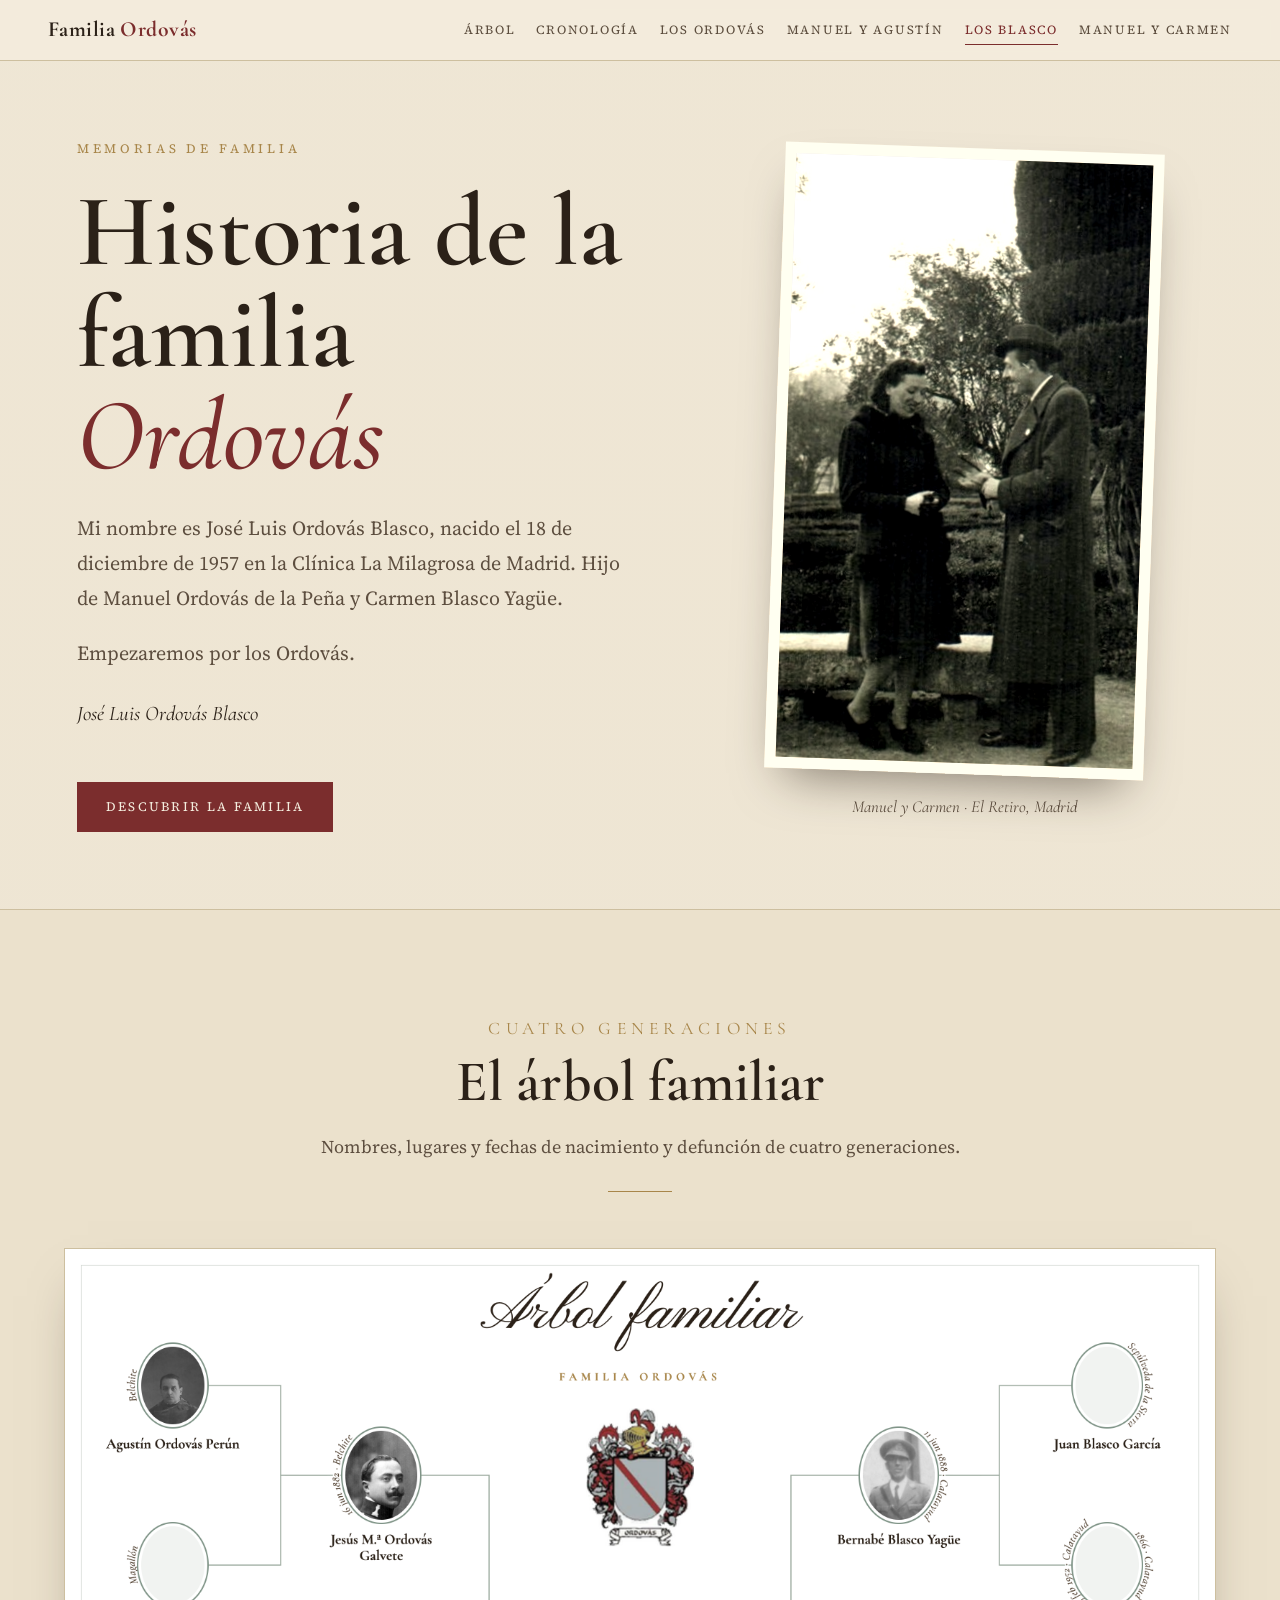
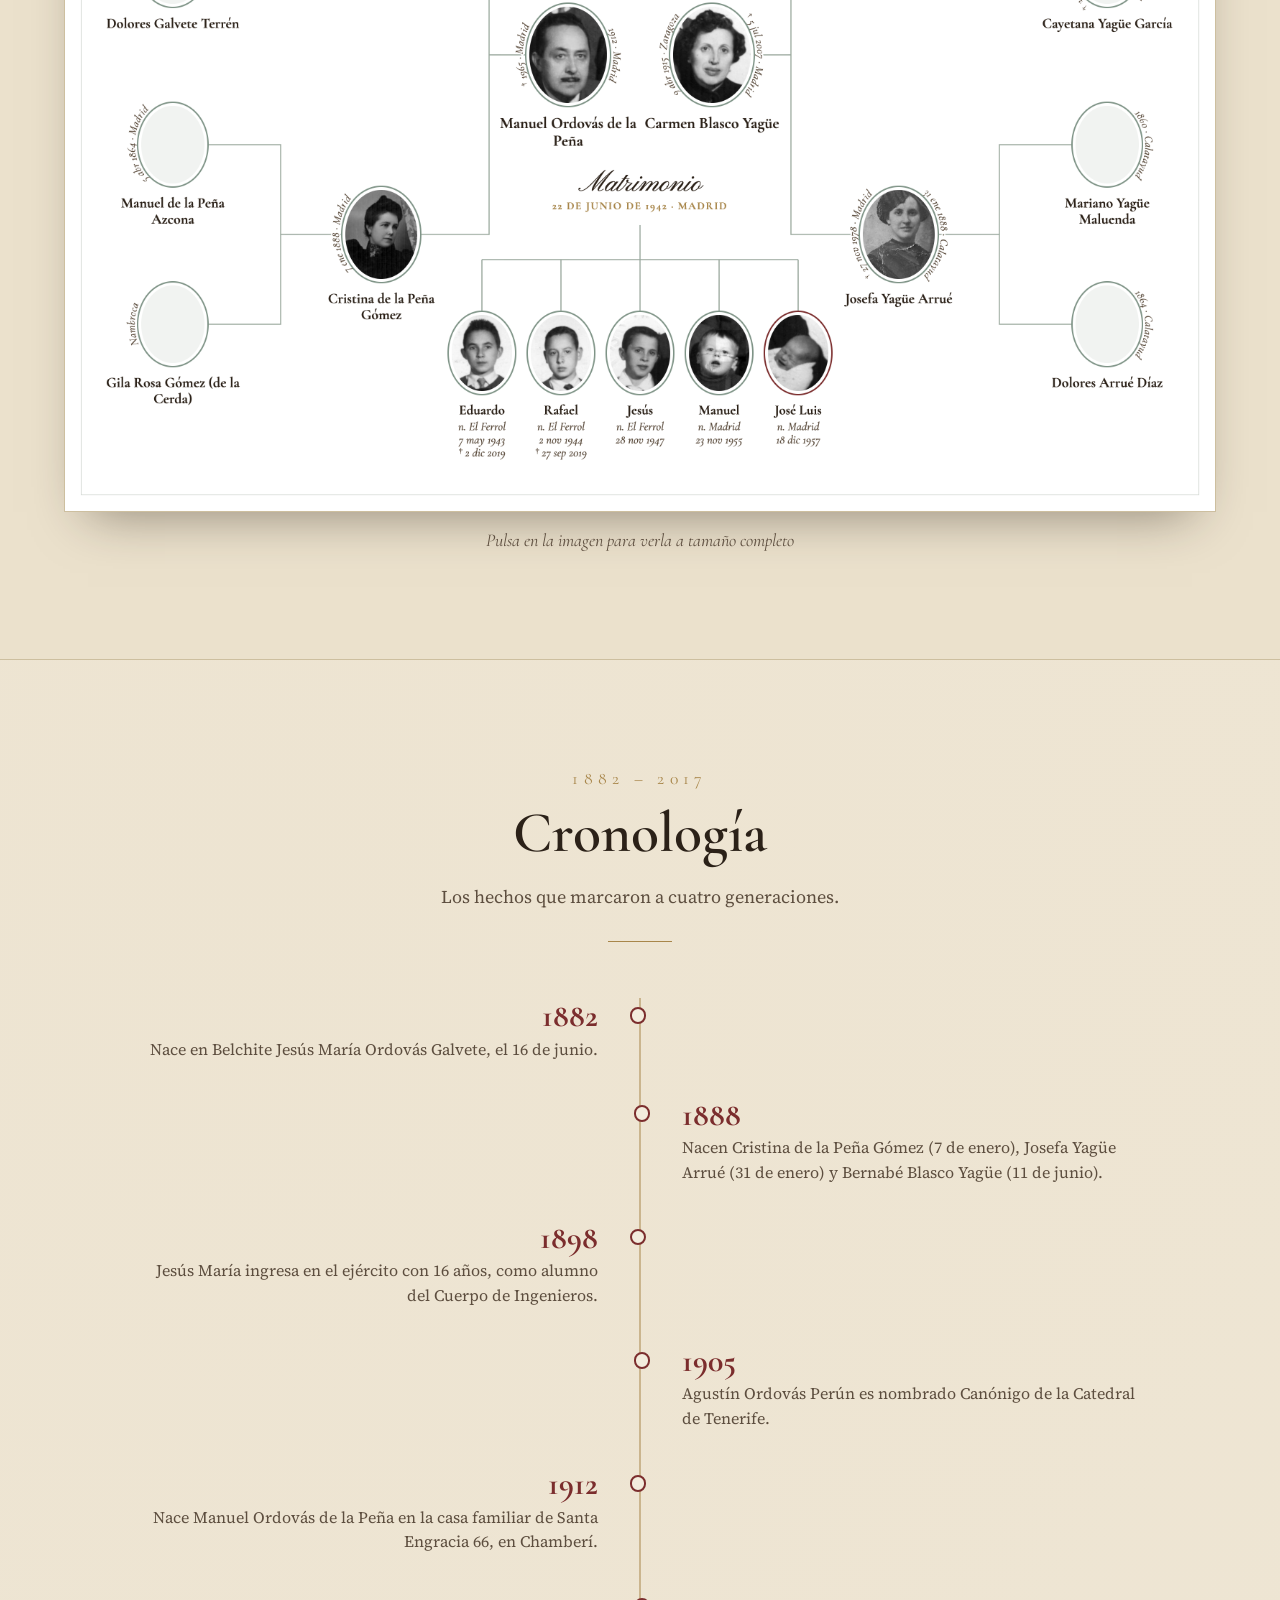
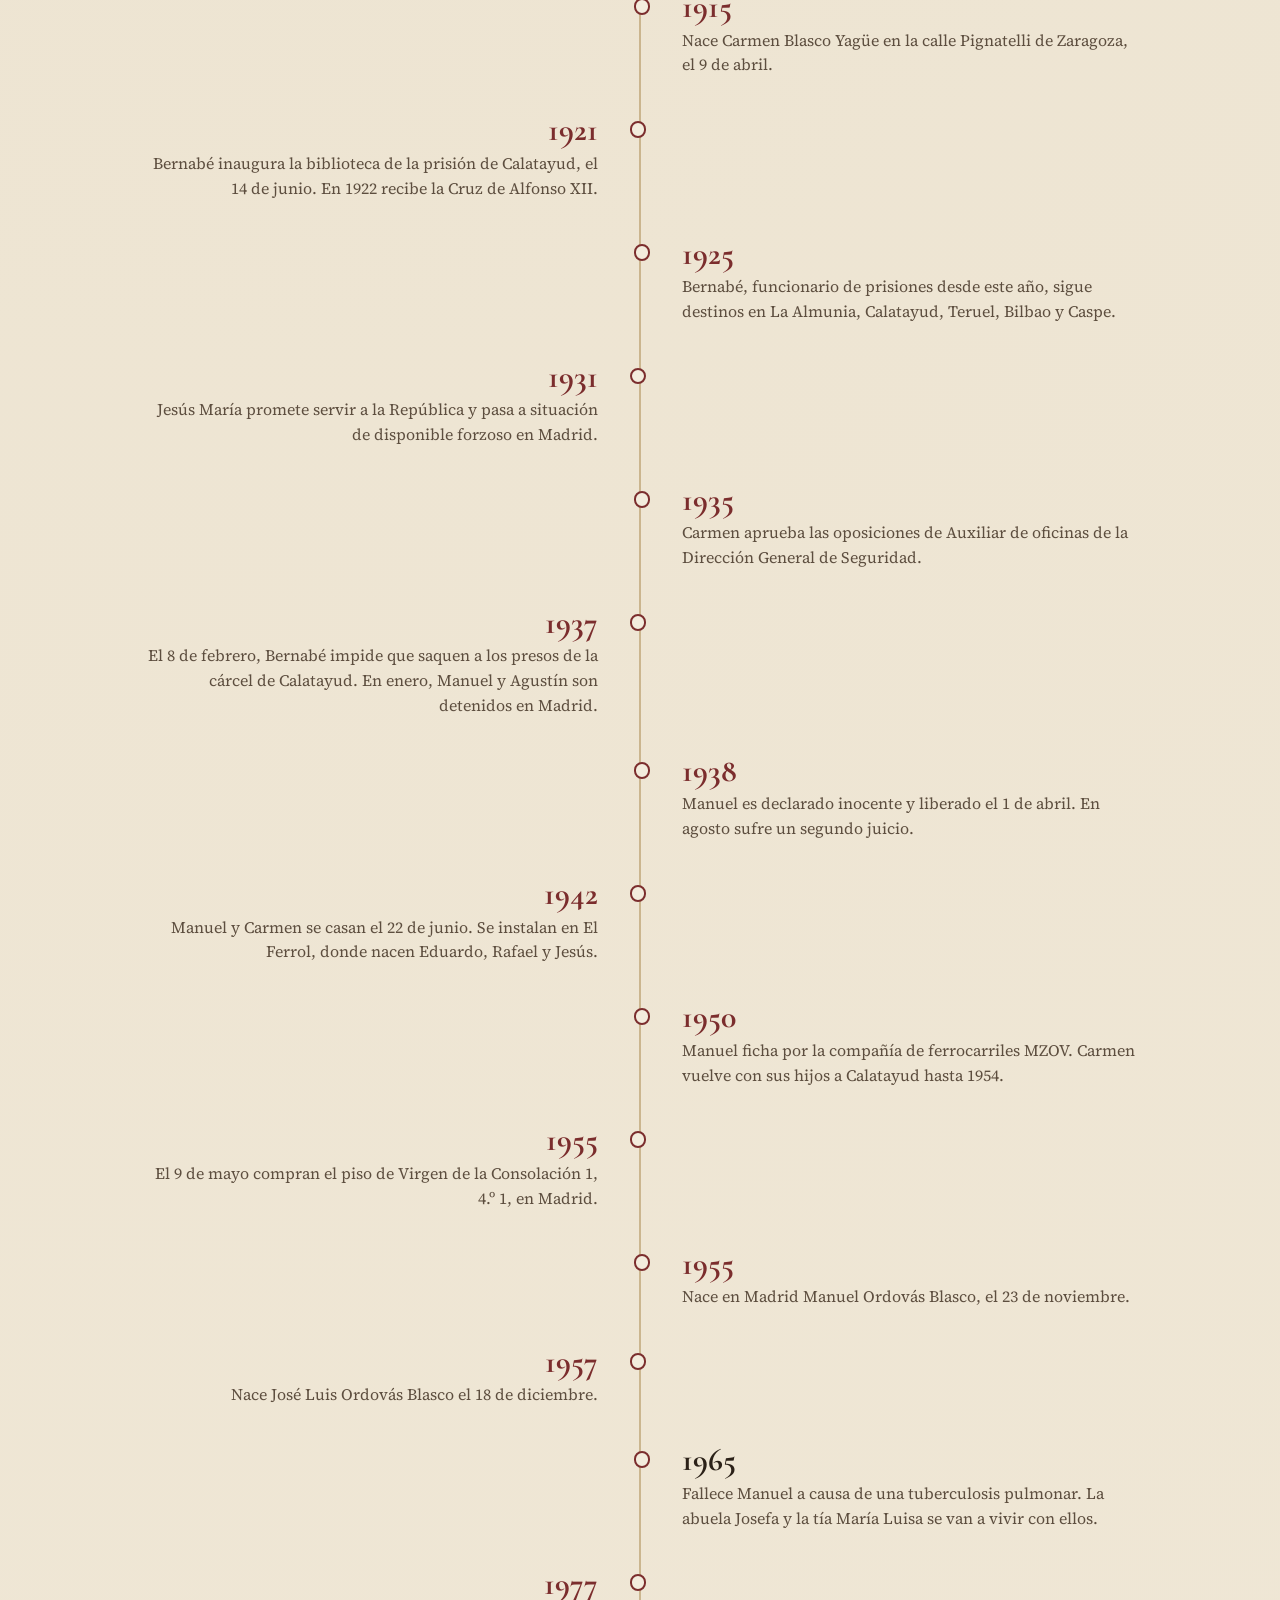
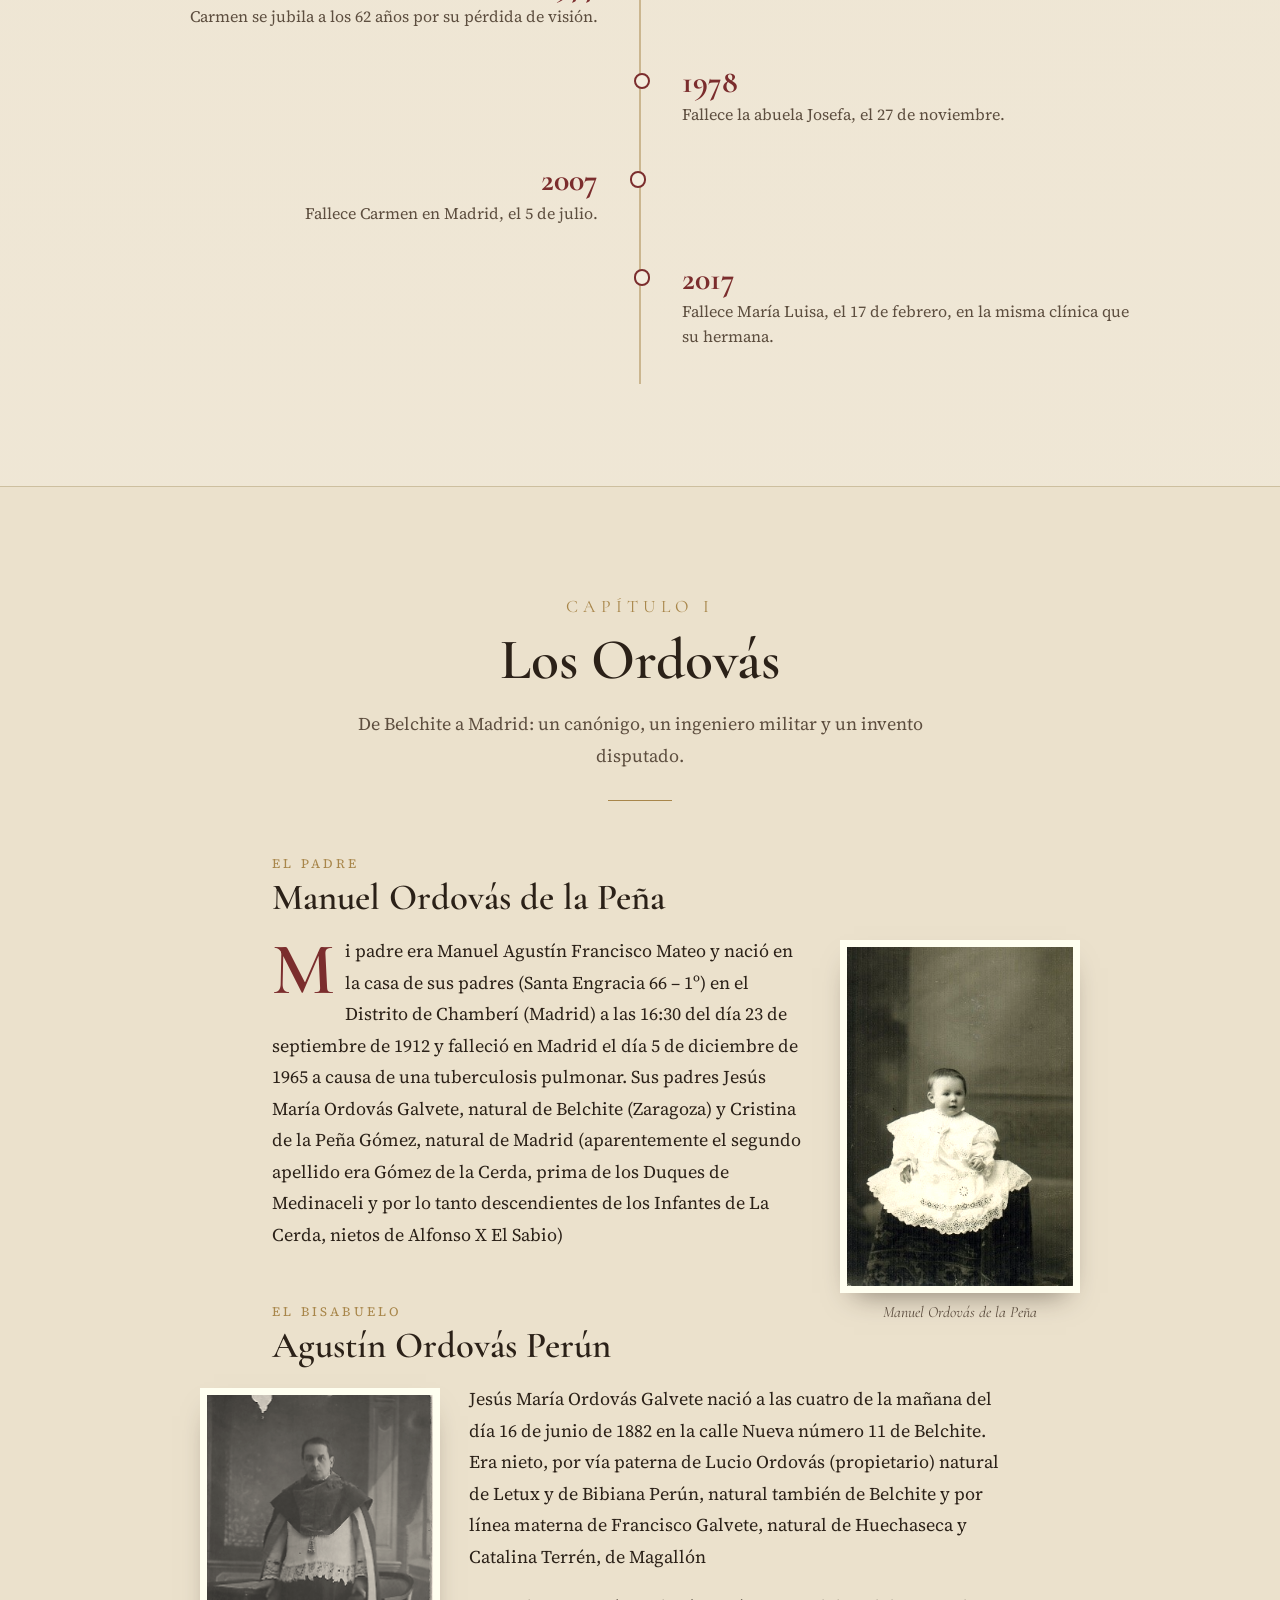
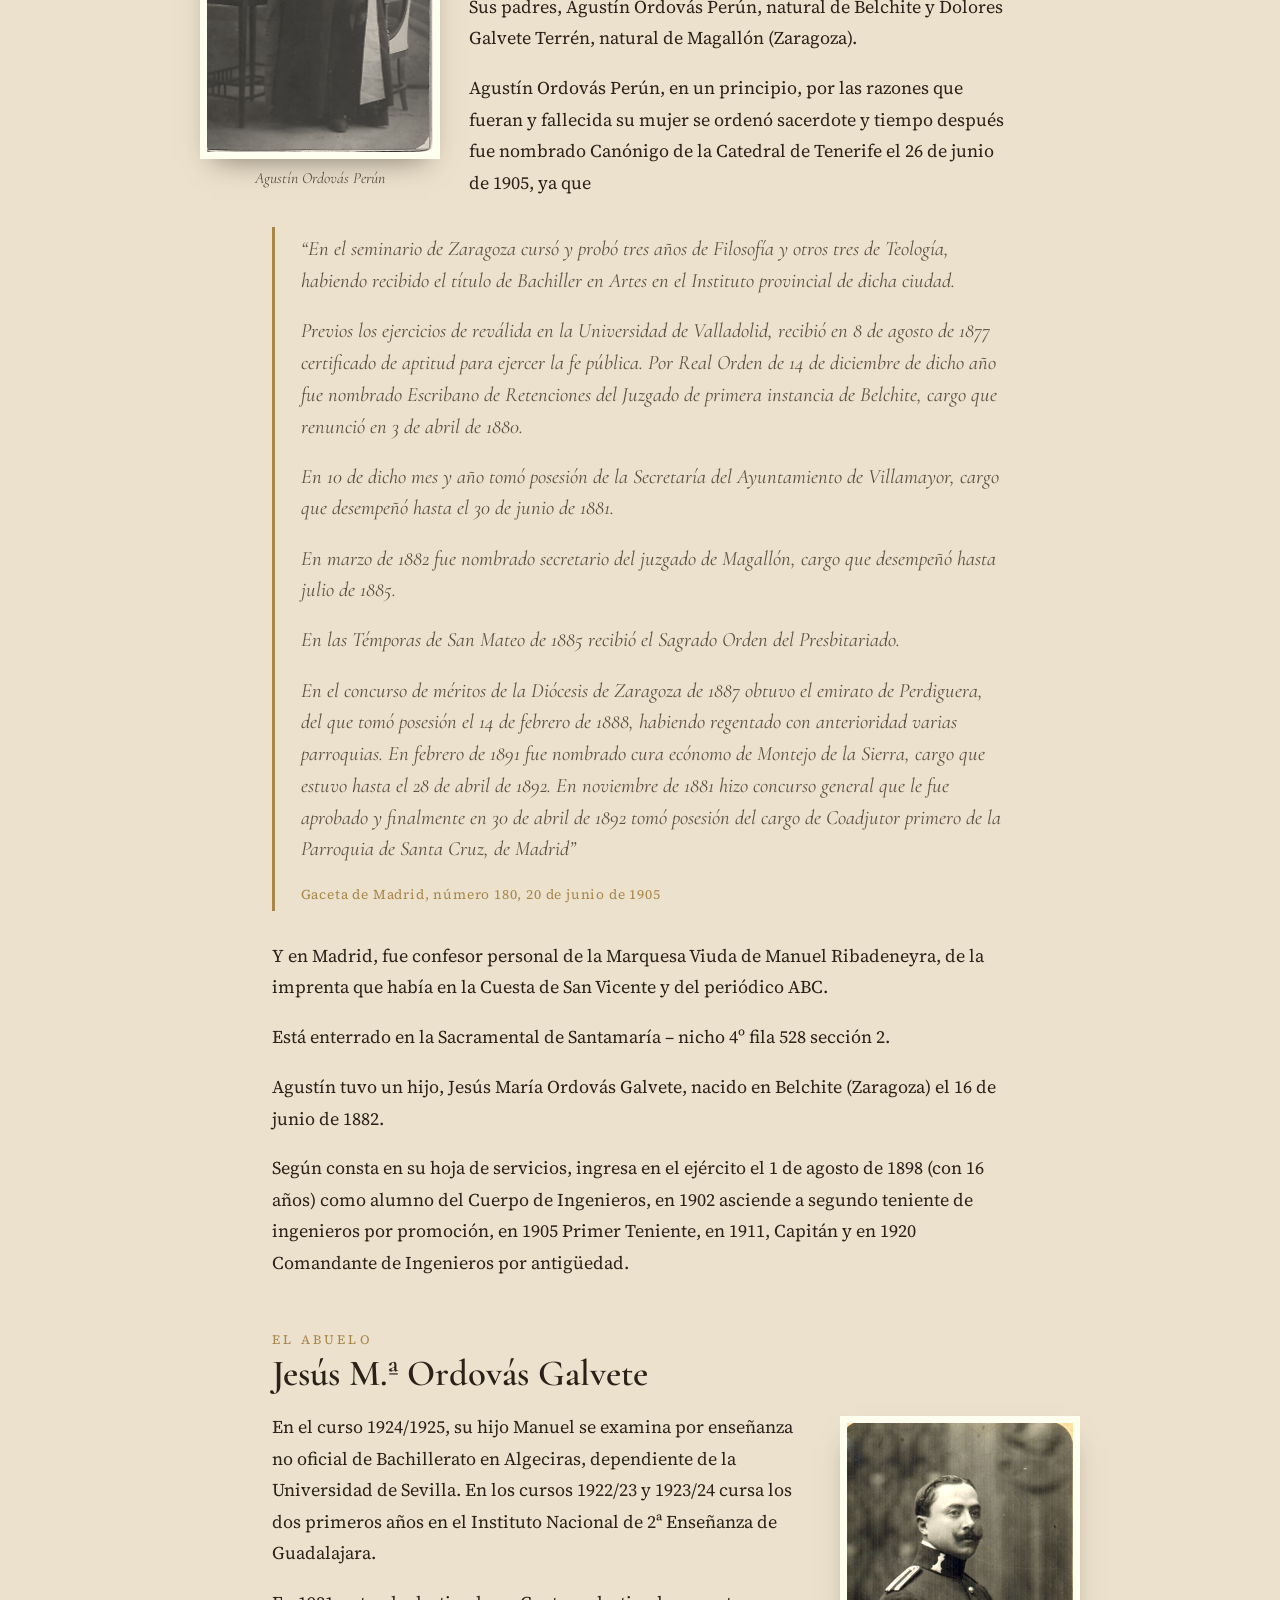
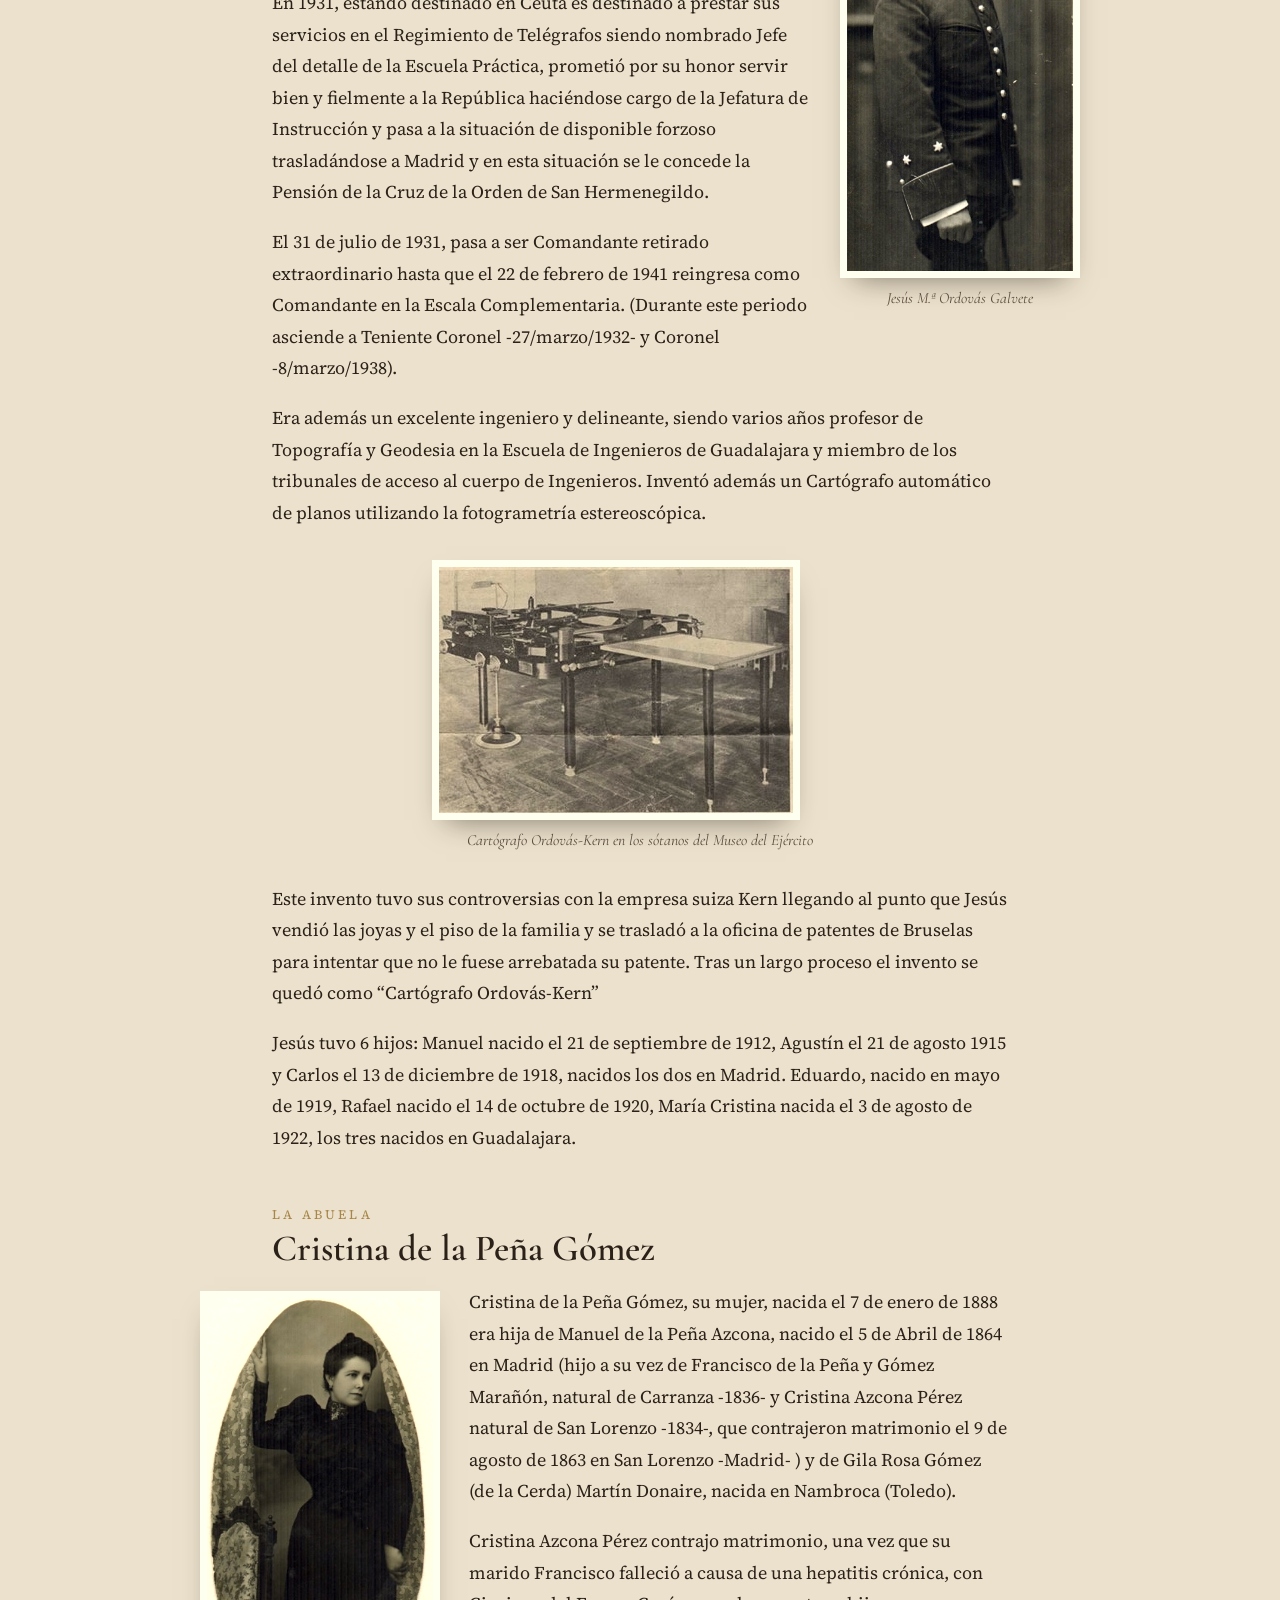
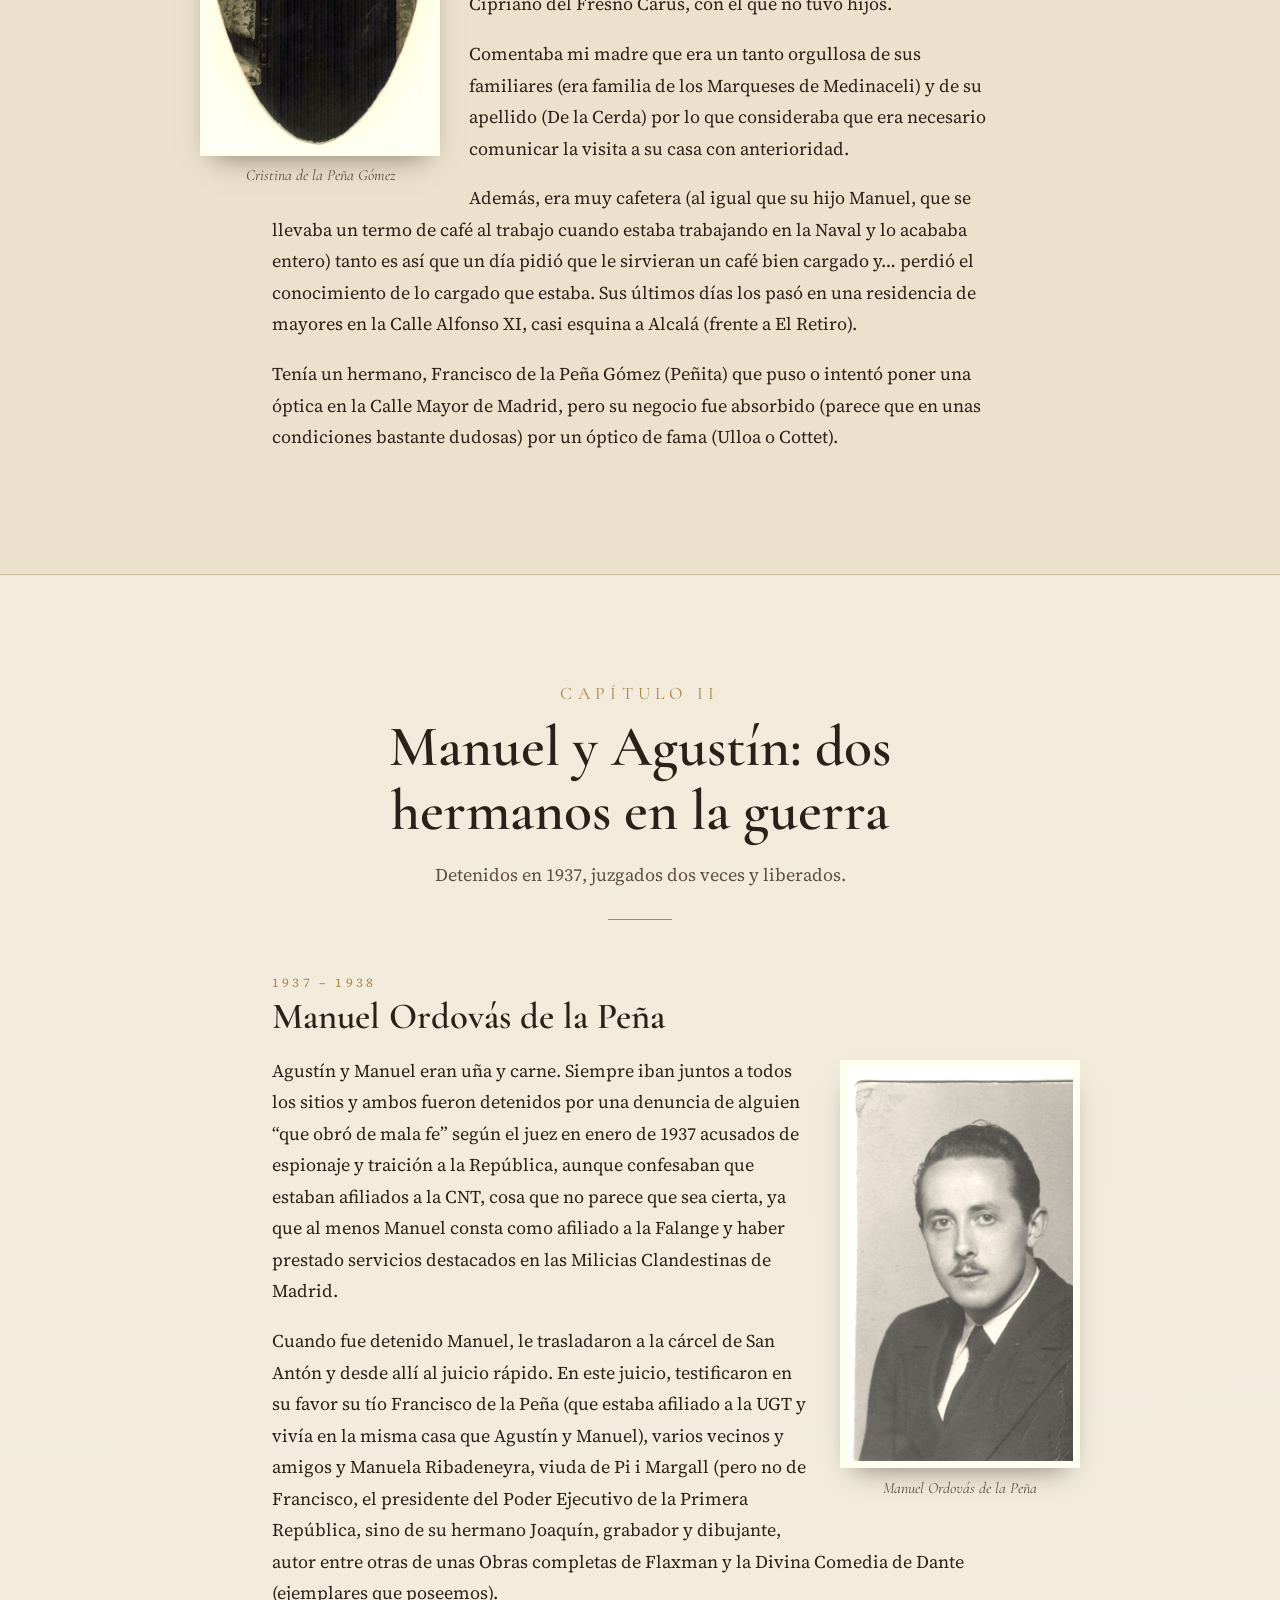
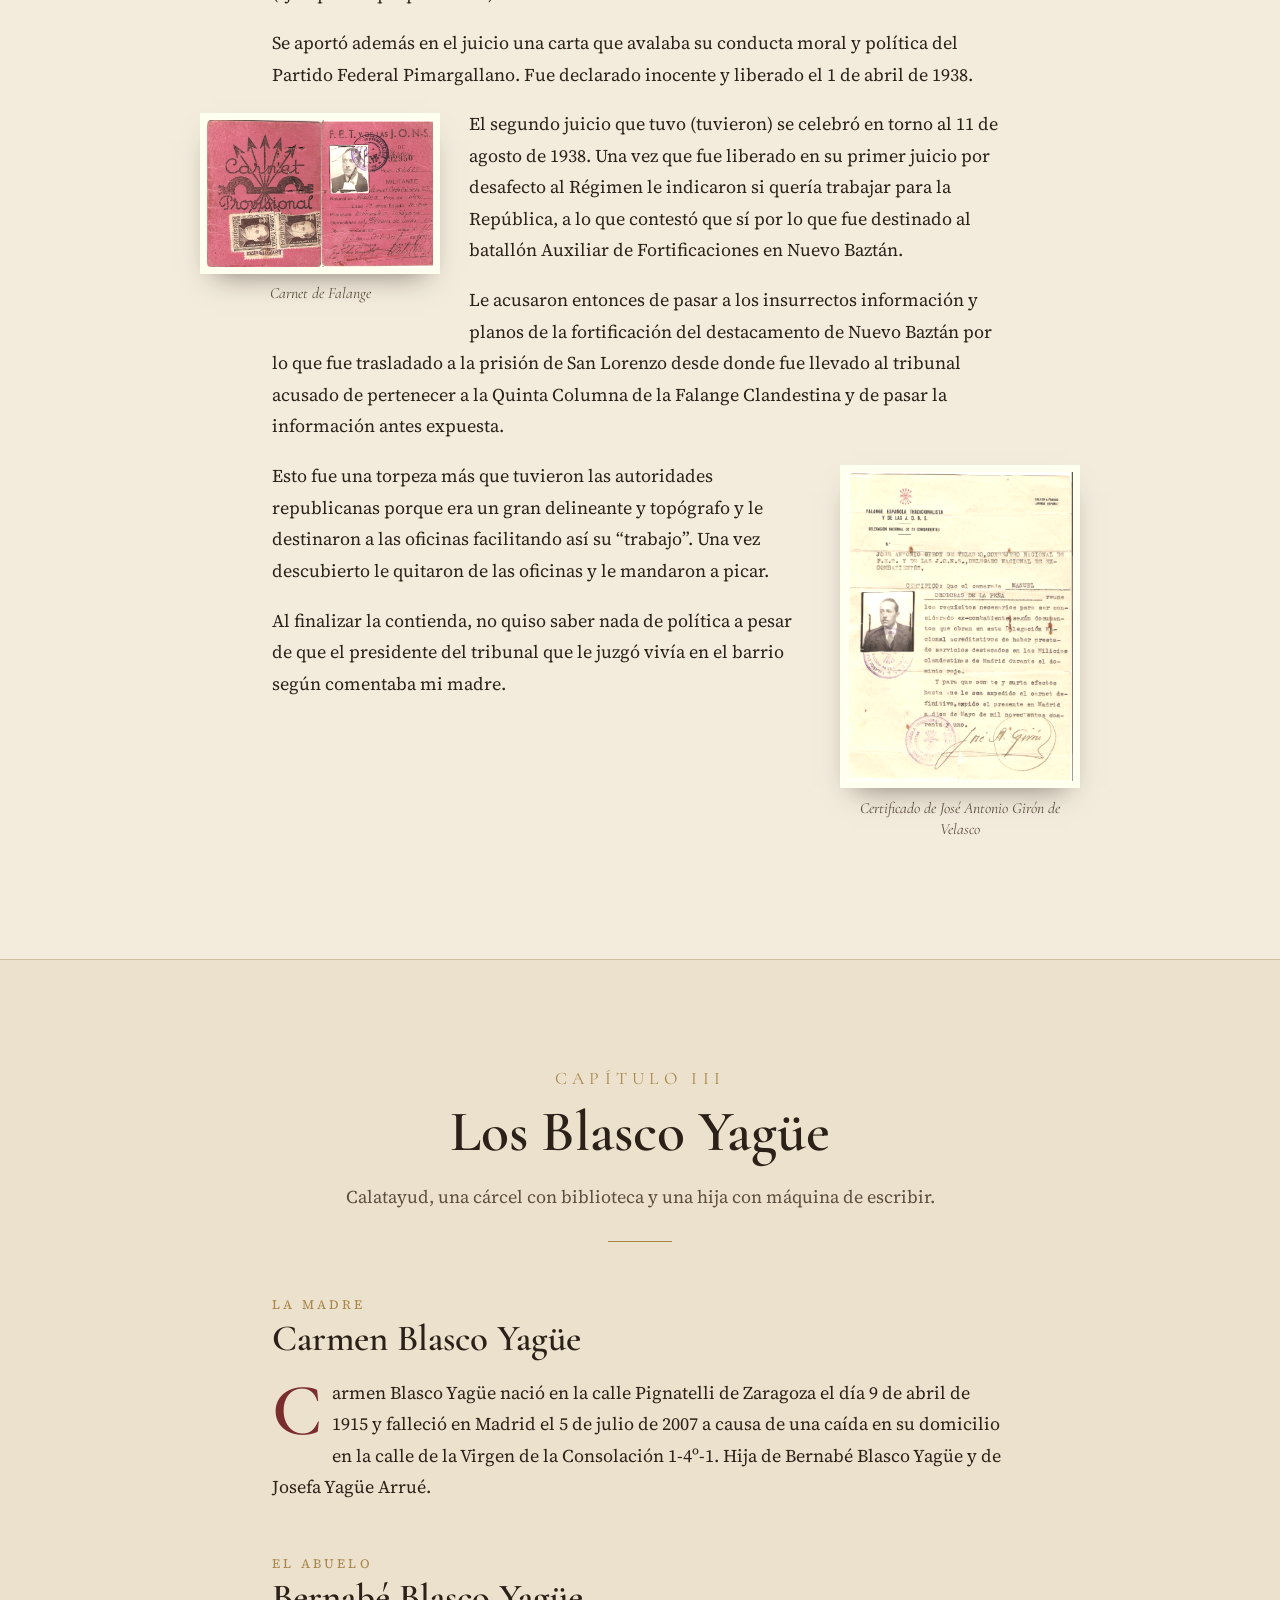
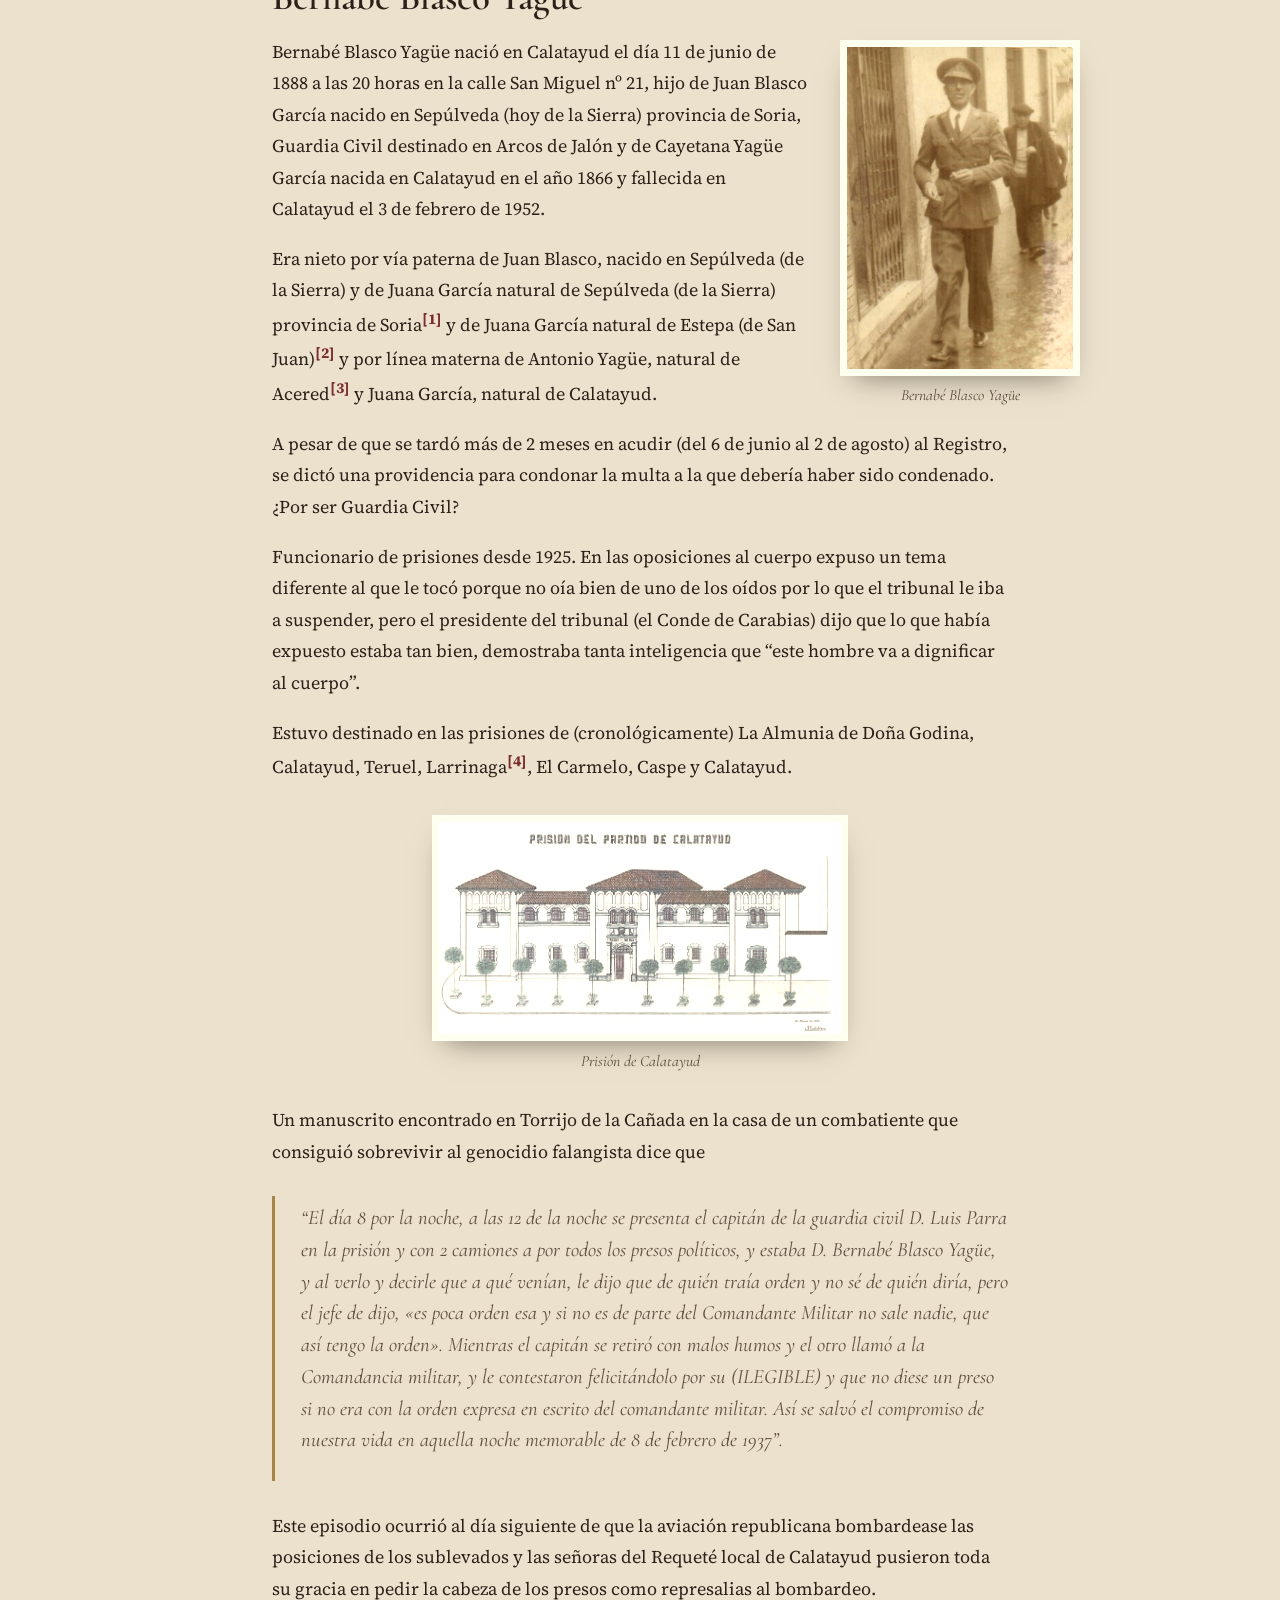
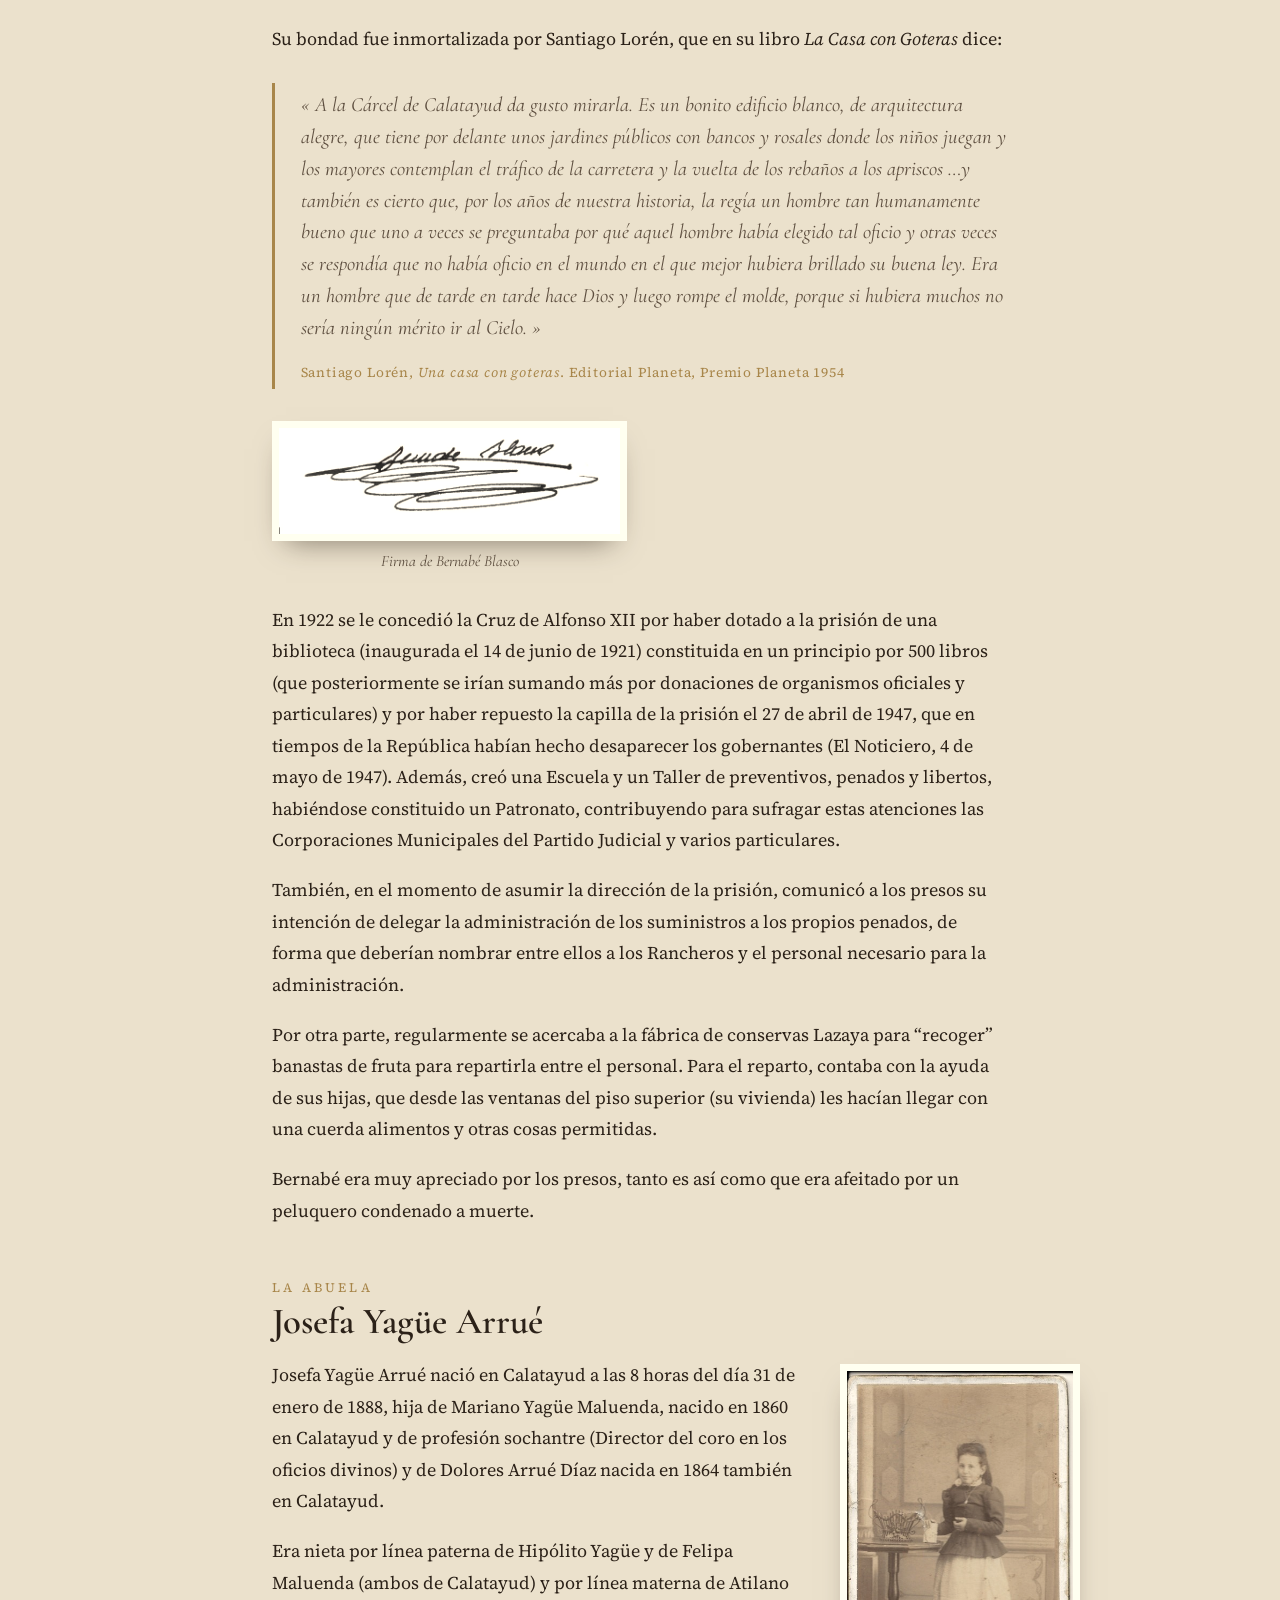
<file: index.html>
<!DOCTYPE html>
<html lang="es">
<head>
<meta charset="utf-8">
<meta name="viewport" content="width=device-width, initial-scale=1">
<title>Historia de la familia Ordovás · Memorias de José Luis Ordovás Blasco</title>
<meta name="description" content="Memorias de familia de José Luis Ordovás Blasco: los Ordovás, los Blasco Yagüe y la historia de Manuel y Carmen, de Belchite y Calatayud a Madrid.">
<link rel="preconnect" href="https://fonts.googleapis.com">
<link rel="preconnect" href="https://fonts.gstatic.com" crossorigin>
<link href="https://fonts.googleapis.com/css2?family=Cormorant+Garamond:ital,wght@0,500;0,600;0,700;1,500&family=Source+Serif+4:wght@400;600&family=Pinyon+Script&display=swap" rel="stylesheet">
<link rel="icon" href="favicon.ico" sizes="any">
<link rel="icon" type="image/png" sizes="32x32" href="img/favicon-32.png">
<link rel="apple-touch-icon" href="img/apple-touch-icon.png">
<link rel="stylesheet" href="css/style.css">
</head>
<body>
<div id="progreso"></div>

<header class="cabecera">
  <a class="marca" href="#inicio">Familia <span>Ordovás</span></a>
  <nav class="menu" aria-label="Secciones">
    <a href="#arbol">Árbol</a>
    <a href="#cronologia">Cronología</a>
    <a href="#ordovas">Los Ordovás</a>
    <a href="#guerra">Manuel y Agustín</a>
    <a href="#blasco">Los Blasco</a>
    <a href="#manuel-carmen">Manuel y Carmen</a>
  </nav>
</header>

<main>
<section class="portada" id="inicio">
  <div>
    <p class="sobretitulo">Memorias de familia</p>
    <h1>Historia de la familia <em>Ordovás</em></h1>
    <p class="entradilla">Mi nombre es José Luis Ordovás Blasco, nacido el 18 de diciembre de 1957 en la Clínica La Milagrosa de Madrid. Hijo de Manuel Ordovás de la Peña y Carmen Blasco Yagüe.</p>
    <p class="entradilla">Empezaremos por los Ordovás.</p>
    <p class="firma">José Luis Ordovás Blasco</p>
    <a class="boton" href="#arbol">Descubrir la familia</a>
  </div>
  <div class="retrato-portada">
    <img src="img/Manuel-y-Carmen-en-el-Retiro-de-Madrid.jpg" alt="Manuel y Carmen en el Retiro de Madrid">
  </div>
</section>

<section class="seccion alt" id="arbol">
  <div class="encabezado reveal">
    <span class="num">Cuatro generaciones</span>
    <h2>El árbol familiar</h2>
    <p>Nombres, lugares y fechas de nacimiento y defunción de cuatro generaciones.</p>
  </div>
  <figure class="lamina-web" hidden><div class="lamina-scroll"><a href="img/arbol-genealogico.png?v=9" target="_blank" rel="noopener"><img src="img/arbol-genealogico.png?v=9" alt="Árbol genealógico de la familia Ordovás: Manuel Ordovás de la Peña y Carmen Blasco Yagüe en el centro, sus ascendientes a ambos lados y sus hijos Eduardo, Rafael, Jesús, Manuel y José Luis debajo"></a></div><figcaption><span class="solo-ordenador">Pulsa en la imagen para verla a tamaño completo</span><span class="solo-movil">Desliza para recorrer el árbol. Pulsa en la imagen para verla a pantalla completa y ampliarla.</span></figcaption></figure>
  <div class="tablero-marco reveal"><div class="tablero">
    <div class="tablero-titulo"><span class="guion">Familia Ordovás</span><small>Cuatro generaciones</small></div>

    <svg class="conectores" viewBox="0 0 1200 850" aria-hidden="true"><g fill="none" stroke="#9aa89d" stroke-width="1.4"><path d="M150 110H215V290H150"/><path d="M215 200H277"/><path d="M150 470H215V650H150"/><path d="M215 560H277"/><path d="M363 200H430V560H363"/><path d="M430 380H474"/><path d="M1050 110H985V290H1050"/><path d="M985 200H923"/><path d="M1050 470H985V650H1050"/><path d="M985 560H923"/><path d="M837 200H770V560H837"/><path d="M770 380H726"/><path d="M600 612V640"/><path d="M408 640H792"/><path d="M408 640V688"/><path d="M504 640V688"/><path d="M600 640V688"/><path d="M696 640V688"/><path d="M792 640V688"/></g></svg>
    <a class="fig " href="#agustin" style="--x:110;--y:110;--w:76px;--h:92px;--fw:170px"><span class="ovalo" data-ini="AO"><img src="img/Agustin-Ordovas-Perun.jpg" alt="Agustín Ordovás Perún" style="object-view-box:inset(1% 30% 68% 30%)"></span><span class="rotulo"><b>Agustín Ordovás Perún</b><small>n. Belchite</small></span></a>
    <div class="fig " style="--x:110;--y:290;--w:76px;--h:92px;--fw:170px"><span class="ovalo sin-foto" data-ini="DG"></span><span class="rotulo"><b>Dolores Galvete Terrén</b><small>n. Magallón</small></span></div>
    <div class="fig " style="--x:110;--y:470;--w:76px;--h:92px;--fw:170px"><span class="ovalo sin-foto" data-ini="MP"></span><span class="rotulo"><b>Manuel de la Peña Azcona</b><small>n. Madrid · 5 abr 1864</small></span></div>
    <div class="fig " style="--x:110;--y:650;--w:76px;--h:92px;--fw:170px"><span class="ovalo sin-foto" data-ini="GR"></span><span class="rotulo"><b>Gila Rosa Gómez (de la Cerda)</b><small>n. Nambroca</small></span></div>
    <a class="fig " href="#jesus" style="--x:320;--y:200;--w:86px;--h:104px;--fw:170px"><span class="ovalo" data-ini="JM"><img src="img/Jesus-Maria-Ordovas-Galvete.jpg" alt="Jesús M.ª Ordovás Galvete" style="object-view-box:inset(3% 31% 65.4% 19%)"></span><span class="rotulo"><b>Jesús M.ª Ordovás Galvete</b><small>n. Belchite · 16 jun 1882</small></span></a>
    <a class="fig " href="#cristina" style="--x:320;--y:560;--w:86px;--h:104px;--fw:170px"><span class="ovalo" data-ini="CP"><img src="img/Cristina-de-la-Pena-Gomez.jpg" alt="Cristina de la Peña Gómez" style="object-view-box:inset(6% 22% 66% 32%)"></span><span class="rotulo"><b>Cristina de la Peña Gómez</b><small>n. Madrid · 7 ene 1888</small></span></a>
    <div class="fig " style="--x:1090;--y:110;--w:76px;--h:92px;--fw:170px"><span class="ovalo sin-foto" data-ini="JB"></span><span class="rotulo"><b>Juan Blasco García</b><small>n. Sepúlveda de la Sierra</small></span></div>
    <div class="fig " style="--x:1090;--y:290;--w:76px;--h:92px;--fw:170px"><span class="ovalo sin-foto" data-ini="CY"></span><span class="rotulo"><b>Cayetana Yagüe García</b><small>n. Calatayud · 1866<br>† Calatayud · 3 feb 1952</small></span></div>
    <div class="fig " style="--x:1090;--y:470;--w:76px;--h:92px;--fw:170px"><span class="ovalo sin-foto" data-ini="MY"></span><span class="rotulo"><b>Mariano Yagüe Maluenda</b><small>n. Calatayud · 1860</small></span></div>
    <div class="fig " style="--x:1090;--y:650;--w:76px;--h:92px;--fw:170px"><span class="ovalo sin-foto" data-ini="DA"></span><span class="rotulo"><b>Dolores Arrué Díaz</b><small>n. Calatayud · 1864</small></span></div>
    <a class="fig " href="#bernabe" style="--x:880;--y:200;--w:86px;--h:104px;--fw:170px"><span class="ovalo" data-ini="BB"><img src="img/Bernabe-Blasco-Yague.jpg" alt="Bernabé Blasco Yagüe" style="object-view-box:inset(0 30% 66% 30%)"></span><span class="rotulo"><b>Bernabé Blasco Yagüe</b><small>n. Calatayud · 11 jun 1888</small></span></a>
    <a class="fig " href="#josefa" style="--x:880;--y:560;--w:86px;--h:104px;--fw:170px"><span class="ovalo" data-ini="JY"><img src="img/Josefa-Yague-Arrue-ovalo.jpg" alt="Josefa Yagüe Arrué"></span><span class="rotulo"><b>Josefa Yagüe Arrué</b><small>n. Calatayud · 31 ene 1888<br>† Madrid · 27 nov 1978</small></span></a>
    <a class="fig centro" href="#manuel" style="--x:520;--y:380;--w:92px;--h:112px;--fw:150px"><span class="ovalo" data-ini="MO"><img src="img/Manuel-padre-ovalo.jpg" alt="Manuel Ordovás de la Peña"></span><span class="rotulo"><b>Manuel Ordovás de la Peña</b><small>n. Madrid · 1912<br>† Madrid · 1965</small></span></a>
    <a class="fig centro" href="#carmen" style="--x:680;--y:380;--w:92px;--h:112px;--fw:150px"><span class="ovalo" data-ini="CB"><img src="img/Carmen-madre-ovalo.jpg" alt="Carmen Blasco Yagüe"></span><span class="rotulo"><b>Carmen Blasco Yagüe</b><small>n. Zaragoza · 9 abr 1915<br>† Madrid · 5 jul 2007</small></span></a>
    <div class="fig hijo" style="--x:408;--y:735;--w:74px;--h:94px;--fw:130px"><span class="ovalo" data-ini="E"><img src="img/Eduardo-ovalo.jpg" alt="Eduardo"></span><span class="rotulo"><b>Eduardo</b><small>n. El Ferrol<br>7 may 1943<br>† 2 dic 2019</small></span></div>
    <div class="fig hijo" style="--x:504;--y:735;--w:74px;--h:94px;--fw:130px"><span class="ovalo" data-ini="R"><img src="img/Rafael-ovalo.jpg" alt="Rafael"></span><span class="rotulo"><b>Rafael</b><small>n. El Ferrol<br>2 nov 1944<br>† 27 sep 2019</small></span></div>
    <div class="fig hijo" style="--x:600;--y:735;--w:74px;--h:94px;--fw:130px"><span class="ovalo" data-ini="J"><img src="img/Jesus-ovalo.jpg" alt="Jesús"></span><span class="rotulo"><b>Jesús</b><small>n. El Ferrol<br>28 nov 1947</small></span></div>
    <div class="fig hijo" style="--x:696;--y:735;--w:74px;--h:94px;--fw:130px"><span class="ovalo" data-ini="M"><img src="img/Manuel-ovalo.jpg" alt="Manuel"></span><span class="rotulo"><b>Manuel</b><small>n. Madrid<br>23 nov 1955</small></span></div>
    <div class="fig hijo autor" style="--x:792;--y:735;--w:74px;--h:94px;--fw:130px"><span class="ovalo" data-ini="JL"><img src="img/Jose-Luis-ovalo.jpg" alt="José Luis"></span><span class="rotulo"><b>José Luis</b><small>n. Madrid<br>18 dic 1957</small></span></div>
    <div class="boda"><span class="guion">Matrimonio</span><small>22 de junio de 1942 · Madrid</small></div>
  </div></div>
  <div class="arbol arbol-movil reveal">
    <div class="nivel-etiqueta">Bisabuelos</div>
    <div class="nivel n4">
      <div class="pareja">
        <a class="persona" href="#agustin"><b>Agustín Ordovás Perún</b><small>n. Belchite</small></a>
        <div class="union">&amp;</div>
        <div class="persona"><b>Dolores Galvete Terrén</b><small>n. Magallón</small></div>
      </div>
      <div class="pareja">
        <div class="persona"><b>Manuel de la Peña Azcona</b><small>n. Madrid · 5 abr 1864</small></div>
        <div class="union">&amp;</div>
        <div class="persona"><b>Gila Rosa Gómez (de la Cerda)</b><small>n. Nambroca</small></div>
      </div>
      <div class="pareja">
        <div class="persona"><b>Juan Blasco García</b><small>n. Sepúlveda de la Sierra</small></div>
        <div class="union">&amp;</div>
        <div class="persona"><b>Cayetana Yagüe García</b><small>n. Calatayud · 1866<br>† Calatayud · 3 feb 1952</small></div>
      </div>
      <div class="pareja">
        <div class="persona"><b>Mariano Yagüe Maluenda</b><small>n. Calatayud · 1860</small></div>
        <div class="union">&amp;</div>
        <div class="persona"><b>Dolores Arrué Díaz</b><small>n. Calatayud · 1864</small></div>
      </div>
    </div>

    <div class="nivel-etiqueta">Abuelos</div>
    <div class="nivel n2">
      <div>
        <div class="rama">Rama Ordovás</div>
        <div class="pareja">
          <a class="persona" href="#jesus"><b>Jesús M.ª Ordovás Galvete</b><small>n. Belchite · 16 jun 1882</small></a>
          <div class="union">&amp;</div>
          <a class="persona" href="#cristina"><b>Cristina de la Peña Gómez</b><small>n. Madrid · 7 ene 1888</small></a>
        </div>
      </div>
      <div>
        <div class="rama">Rama Blasco Yagüe</div>
        <div class="pareja">
          <a class="persona" href="#bernabe"><b>Bernabé Blasco Yagüe</b><small>n. Calatayud · 11 jun 1888</small></a>
          <div class="union">&amp;</div>
          <a class="persona" href="#josefa"><b>Josefa Yagüe Arrué</b><small>n. Calatayud · 31 ene 1888<br>† Madrid · 27 nov 1978</small></a>
        </div>
      </div>
    </div>

    <div class="nivel-etiqueta">Padres</div>
    <div class="nivel n1">
      <div class="pareja">
        <a class="persona principal" href="#manuel"><b>Manuel Ordovás de la Peña</b><small>n. Madrid · 1912<br>† Madrid · 1965</small></a>
        <div class="union">&amp;</div>
        <a class="persona principal" href="#carmen"><b>Carmen Blasco Yagüe</b><small>n. Zaragoza · 9 abr 1915<br>† Madrid · 5 jul 2007</small></a>
      </div>
    </div>
    <p class="hermanos"><strong>Hermanos de Manuel:</strong> Agustín (1915), Carlos (1918), Eduardo (1919), Rafael (1920) y María Cristina (1922). &nbsp;·&nbsp; <strong>Hermanas de Carmen:</strong> Dolores (1921 – 1948) y María Luisa (1925 – 2017).</p>

    <div class="nivel-etiqueta">Hijos</div>
    <div class="nivel n5">
      <div class="persona"><b>Eduardo</b><small>n. El Ferrol</small></div>
      <div class="persona"><b>Rafael</b><small>n. El Ferrol</small></div>
      <div class="persona"><b>Jesús</b><small>n. El Ferrol</small></div>
      <div class="persona"><b>Manuel</b><small>n. Madrid</small></div>
      <div class="persona principal"><b>José Luis</b><small>n. Madrid<br>18 dic 1957</small></div>
    </div>
  </div>
</section>

<section class="seccion" id="cronologia">
  <div class="encabezado reveal">
    <span class="num">1882 – 2017</span>
    <h2>Cronología</h2>
    <p>Los hechos que marcaron a cuatro generaciones.</p>
  </div>
  <ol class="cronologia">
    <li class="hito reveal"><div class="año">1882</div><p>Nace en Belchite Jesús María Ordovás Galvete, el 16 de junio.</p></li>
    <li class="hito reveal"><div class="año">1888</div><p>Nacen Cristina de la Peña Gómez (7 de enero), Josefa Yagüe Arrué (31 de enero) y Bernabé Blasco Yagüe (11 de junio).</p></li>
    <li class="hito reveal"><div class="año">1898</div><p>Jesús María ingresa en el ejército con 16 años, como alumno del Cuerpo de Ingenieros.</p></li>
    <li class="hito reveal"><div class="año">1905</div><p>Agustín Ordovás Perún es nombrado Canónigo de la Catedral de Tenerife.</p></li>
    <li class="hito reveal"><div class="año">1912</div><p>Nace Manuel Ordovás de la Peña en la casa familiar de Santa Engracia 66, en Chamberí.</p></li>
    <li class="hito reveal"><div class="año">1915</div><p>Nace Carmen Blasco Yagüe en la calle Pignatelli de Zaragoza, el 9 de abril.</p></li>
    <li class="hito reveal"><div class="año">1921</div><p>Bernabé inaugura la biblioteca de la prisión de Calatayud, el 14 de junio. En 1922 recibe la Cruz de Alfonso XII.</p></li>
    <li class="hito reveal"><div class="año">1925</div><p>Bernabé, funcionario de prisiones desde este año, sigue destinos en La Almunia, Calatayud, Teruel, Bilbao y Caspe.</p></li>
    <li class="hito reveal"><div class="año">1931</div><p>Jesús María promete servir a la República y pasa a situación de disponible forzoso en Madrid.</p></li>
    <li class="hito reveal"><div class="año">1935</div><p>Carmen aprueba las oposiciones de Auxiliar de oficinas de la Dirección General de Seguridad.</p></li>
    <li class="hito reveal"><div class="año">1937</div><p>El 8 de febrero, Bernabé impide que saquen a los presos de la cárcel de Calatayud. En enero, Manuel y Agustín son detenidos en Madrid.</p></li>
    <li class="hito reveal"><div class="año">1938</div><p>Manuel es declarado inocente y liberado el 1 de abril. En agosto sufre un segundo juicio.</p></li>
    <li class="hito reveal"><div class="año">1942</div><p>Manuel y Carmen se casan el 22 de junio. Se instalan en El Ferrol, donde nacen Eduardo, Rafael y Jesús.</p></li>
    <li class="hito reveal"><div class="año">1950</div><p>Manuel ficha por la compañía de ferrocarriles MZOV. Carmen vuelve con sus hijos a Calatayud hasta 1954.</p></li>
    <li class="hito reveal"><div class="año">1955</div><p>El 9 de mayo compran el piso de Virgen de la Consolación 1, 4.º 1, en Madrid.</p></li>
    <li class="hito reveal"><div class="año">1955</div><p>Nace en Madrid Manuel Ordovás Blasco, el 23 de noviembre.</p></li>
    <li class="hito reveal"><div class="año">1957</div><p>Nace José Luis Ordovás Blasco el 18 de diciembre.</p></li>
    <li class="hito reveal oscuro"><div class="año">1965</div><p>Fallece Manuel a causa de una tuberculosis pulmonar. La abuela Josefa y la tía María Luisa se van a vivir con ellos.</p></li>
    <li class="hito reveal"><div class="año">1977</div><p>Carmen se jubila a los 62 años por su pérdida de visión.</p></li>
    <li class="hito reveal"><div class="año">1978</div><p>Fallece la abuela Josefa, el 27 de noviembre.</p></li>
    <li class="hito reveal"><div class="año">2007</div><p>Fallece Carmen en Madrid, el 5 de julio.</p></li>
    <li class="hito reveal"><div class="año">2017</div><p>Fallece María Luisa, el 17 de febrero, en la misma clínica que su hermana.</p></li>
  </ol>
</section>

<section class="seccion alt" id="ordovas">
  <div class="encabezado reveal">
    <span class="num">Capítulo I</span>
    <h2>Los Ordovás</h2>
    <p>De Belchite a Madrid: un canónigo, un ingeniero militar y un invento disputado.</p>
  </div>
  <article class="capitulo">
    <h3 id="manuel-origen"><small>El padre</small>Manuel Ordovás de la Peña</h3>
    <figure class="foto der reveal"><img src="img/Manuel-Ordovas-de-la-Pena.jpg" alt="Manuel Ordovás de la Peña"><figcaption>Manuel Ordovás de la Peña</figcaption></figure>
    <div class="entrada">
    <p>Mi padre era Manuel Agustín Francisco Mateo y nació en la casa de sus padres (Santa Engracia 66 – 1º) en el Distrito de Chamberí (Madrid) a las 16:30 del día 23 de septiembre de 1912 y falleció en Madrid el día 5 de diciembre de 1965 a causa de una tuberculosis pulmonar. Sus padres Jesús María Ordovás Galvete, natural de Belchite (Zaragoza) y Cristina de la Peña Gómez, natural de Madrid (aparentemente el segundo apellido era Gómez de la Cerda, prima de los Duques de Medinaceli y por lo tanto descendientes de los Infantes de La Cerda, nietos de Alfonso X El Sabio)</p>
    </div>

    <h3 id="agustin"><small>El bisabuelo</small>Agustín Ordovás Perún</h3>
    <figure class="foto izq reveal"><img src="img/Agustin-Ordovas-Perun.jpg" alt="Agustín Ordovás Perún"><figcaption>Agustín Ordovás Perún</figcaption></figure>
    <p>Jesús María Ordovás Galvete nació a las cuatro de la mañana del día 16 de junio de 1882 en la calle Nueva número 11 de Belchite. Era nieto, por vía paterna de Lucio Ordovás (propietario) natural de Letux y de Bibiana Perún, natural también de Belchite y por línea materna de Francisco Galvete, natural de Huechaseca y Catalina Terrén, de Magallón</p>
    <p>Sus padres, Agustín Ordovás Perún, natural de Belchite y Dolores Galvete Terrén, natural de Magallón (Zaragoza).</p>
    <p>Agustín Ordovás Perún, en un principio, por las razones que fueran y fallecida su mujer se ordenó sacerdote y tiempo después fue nombrado Canónigo de la Catedral de Tenerife el 26 de junio de 1905, ya que</p>
    <blockquote>
      <p>“En el seminario de Zaragoza cursó y probó tres años de Filosofía y otros tres de Teología, habiendo recibido el título de Bachiller en Artes en el Instituto provincial de dicha ciudad.</p>
      <p>Previos los ejercicios de reválida en la Universidad de Valladolid, recibió en 8 de agosto de 1877 certificado de aptitud para ejercer la fe pública. Por Real Orden de 14 de diciembre de dicho año fue nombrado Escribano de Retenciones del Juzgado de primera instancia de Belchite, cargo que renunció en 3 de abril de 1880.</p>
      <p>En 10 de dicho mes y año tomó posesión de la Secretaría del Ayuntamiento de Villamayor, cargo que desempeñó hasta el 30 de junio de 1881.</p>
      <p>En marzo de 1882 fue nombrado secretario del juzgado de Magallón, cargo que desempeñó hasta julio de 1885.</p>
      <p>En las Témporas de San Mateo de 1885 recibió el Sagrado Orden del Presbitariado.</p>
      <p>En el concurso de méritos de la Diócesis de Zaragoza de 1887 obtuvo el emirato de Perdiguera, del que tomó posesión el 14 de febrero de 1888, habiendo regentado con anterioridad varias parroquias. En febrero de 1891 fue nombrado cura ecónomo de Montejo de la Sierra, cargo que estuvo hasta el 28 de abril de 1892. En noviembre de 1881 hizo concurso general que le fue aprobado y finalmente en 30 de abril de 1892 tomó posesión del cargo de Coadjutor primero de la Parroquia de Santa Cruz, de Madrid”</p>
      <cite>Gaceta de Madrid, número 180, 20 de junio de 1905</cite>
    </blockquote>
    <p>Y en Madrid, fue confesor personal de la Marquesa Viuda de Manuel Ribadeneyra, de la imprenta que había en la Cuesta de San Vicente y del periódico ABC.</p>
    <p>Está enterrado en la Sacramental de Santamaría – nicho 4º fila 528 sección 2.</p>
    <p>Agustín tuvo un hijo, Jesús María Ordovás Galvete, nacido en Belchite (Zaragoza) el 16 de junio de 1882.</p>
    <p>Según consta en su hoja de servicios, ingresa en el ejército el 1 de agosto de 1898 (con 16 años) como alumno del Cuerpo de Ingenieros, en 1902 asciende a segundo teniente de ingenieros por promoción, en 1905 Primer Teniente, en 1911, Capitán y en 1920 Comandante de Ingenieros por antigüedad.</p>

    <h3 id="jesus"><small>El abuelo</small>Jesús M.ª Ordovás Galvete</h3>
    <figure class="foto der reveal"><img src="img/Jesus-Maria-Ordovas-Galvete.jpg" alt="Jesús M.ª Ordovás Galvete"><figcaption>Jesús M.ª Ordovás Galvete</figcaption></figure>
    <p>En el curso 1924/1925, su hijo Manuel se examina por enseñanza no oficial de Bachillerato en Algeciras, dependiente de la Universidad de Sevilla. En los cursos 1922/23 y 1923/24 cursa los dos primeros años en el Instituto Nacional de 2ª Enseñanza de Guadalajara.</p>
    <p>En 1931, estando destinado en Ceuta es destinado a prestar sus servicios en el Regimiento de Telégrafos siendo nombrado Jefe del detalle de la Escuela Práctica, prometió por su honor servir bien y fielmente a la República haciéndose cargo de la Jefatura de Instrucción y pasa a la situación de disponible forzoso trasladándose a Madrid y en esta situación se le concede la Pensión de la Cruz de la Orden de San Hermenegildo.</p>
    <p>El 31 de julio de 1931, pasa a ser Comandante retirado extraordinario hasta que el 22 de febrero de 1941 reingresa como Comandante en la Escala Complementaria. (Durante este periodo asciende a Teniente Coronel -27/marzo/1932- y Coronel -8/marzo/1938).</p>
    <p>Era además un excelente ingeniero y delineante, siendo varios años profesor de Topografía y Geodesia en la Escuela de Ingenieros de Guadalajara y miembro de los tribunales de acceso al cuerpo de Ingenieros. Inventó además un Cartógrafo automático de planos utilizando la fotogrametría estereoscópica.</p>

    <figure class="foto ancha reveal"><img src="img/Cartografo-Ordovas-Kern.jpg" alt="Cartógrafo Ordovás-Kern"><figcaption>Cartógrafo Ordovás-Kern en los sótanos del Museo del Ejército</figcaption></figure>

    <p>Este invento tuvo sus controversias con la empresa suiza Kern llegando al punto que Jesús vendió las joyas y el piso de la familia y se trasladó a la oficina de patentes de Bruselas para intentar que no le fuese arrebatada su patente. Tras un largo proceso el invento se quedó como “Cartógrafo Ordovás-Kern”</p>
    <p>Jesús tuvo 6 hijos: Manuel nacido el 21 de septiembre de 1912, Agustín el 21 de agosto 1915 y Carlos el 13 de diciembre de 1918, nacidos los dos en Madrid. Eduardo, nacido en mayo de 1919, Rafael nacido el 14 de octubre de 1920, María Cristina nacida el 3 de agosto de 1922, los tres nacidos en Guadalajara.</p>

    <h3 id="cristina"><small>La abuela</small>Cristina de la Peña Gómez</h3>
    <figure class="foto izq reveal"><img src="img/Cristina-de-la-Pena-Gomez.jpg" alt="Cristina de la Peña Gómez"><figcaption>Cristina de la Peña Gómez</figcaption></figure>
    <p>Cristina de la Peña Gómez, su mujer, nacida el 7 de enero de 1888 era hija de Manuel de la Peña Azcona, nacido el 5 de Abril de 1864 en Madrid (hijo a su vez de Francisco de la Peña y Gómez Marañón, natural de Carranza -1836- y Cristina Azcona Pérez natural de San Lorenzo -1834-, que contrajeron matrimonio el 9 de agosto de 1863 en San Lorenzo -Madrid- ) y de Gila Rosa Gómez (de la Cerda) Martín Donaire, nacida en Nambroca (Toledo).</p>
    <p>Cristina Azcona Pérez contrajo matrimonio, una vez que su marido Francisco falleció a causa de una hepatitis crónica, con Cipriano del Fresno Carús, con el que no tuvo hijos.</p>
    <p>Comentaba mi madre que era un tanto orgullosa de sus familiares (era familia de los Marqueses de Medinaceli) y de su apellido (De la Cerda) por lo que consideraba que era necesario comunicar la visita a su casa con anterioridad.</p>
    <p>Además, era muy cafetera (al igual que su hijo Manuel, que se llevaba un termo de café al trabajo cuando estaba trabajando en la Naval y lo acababa entero) tanto es así que un día pidió que le sirvieran un café bien cargado y… perdió el conocimiento de lo cargado que estaba. Sus últimos días los pasó en una residencia de mayores en la Calle Alfonso XI, casi esquina a Alcalá (frente a El Retiro).</p>
    <p>Tenía un hermano, Francisco de la Peña Gómez (Peñita) que puso o intentó poner una óptica en la Calle Mayor de Madrid, pero su negocio fue absorbido (parece que en unas condiciones bastante dudosas) por un óptico de fama (Ulloa o Cottet).</p>
  </article>
</section>

<section class="seccion" id="guerra">
  <div class="encabezado reveal">
    <span class="num">Capítulo II</span>
    <h2>Manuel y Agustín: dos hermanos en la guerra</h2>
    <p>Detenidos en 1937, juzgados dos veces y liberados.</p>
  </div>
  <article class="capitulo">
    <h3 id="manuel"><small>1937 – 1938</small>Manuel Ordovás de la Peña</h3>
    <figure class="foto der reveal"><img src="img/Manuel-Ordovas-de-la-Pena-2.jpg" alt="Manuel Ordovás de la Peña"><figcaption>Manuel Ordovás de la Peña</figcaption></figure>
    <p>Agustín y Manuel eran uña y carne. Siempre iban juntos a todos los sitios y ambos fueron detenidos por una denuncia de alguien “que obró de mala fe” según el juez en enero de 1937 acusados de espionaje y traición a la República, aunque confesaban que estaban afiliados a la CNT, cosa que no parece que sea cierta, ya que al menos Manuel consta como afiliado a la Falange y haber prestado servicios destacados en las Milicias Clandestinas de Madrid.</p>
    <p>Cuando fue detenido Manuel, le trasladaron a la cárcel de San Antón y desde allí al juicio rápido. En este juicio, testificaron en su favor su tío Francisco de la Peña (que estaba afiliado a la UGT y vivía en la misma casa que Agustín y Manuel), varios vecinos y amigos y Manuela Ribadeneyra, viuda de Pi i Margall (pero no de Francisco, el presidente del Poder Ejecutivo de la Primera República, sino de su hermano Joaquín, grabador y dibujante, autor entre otras de unas Obras completas de Flaxman y la Divina Comedia de Dante (ejemplares que poseemos).</p>
    <p>Se aportó además en el juicio una carta que avalaba su conducta moral y política del Partido Federal Pimargallano. Fue declarado inocente y liberado el 1 de abril de 1938.</p>

    <figure class="foto izq reveal"><img src="img/Carnet-de-Falange.jpg" alt="Carnet de Falange"><figcaption>Carnet de Falange</figcaption></figure>
    <p>El segundo juicio que tuvo (tuvieron) se celebró en torno al 11 de agosto de 1938. Una vez que fue liberado en su primer juicio por desafecto al Régimen le indicaron si quería trabajar para la República, a lo que contestó que sí por lo que fue destinado al batallón Auxiliar de Fortificaciones en Nuevo Baztán.</p>
    <p>Le acusaron entonces de pasar a los insurrectos información y planos de la fortificación del destacamento de Nuevo Baztán por lo que fue trasladado a la prisión de San Lorenzo desde donde fue llevado al tribunal acusado de pertenecer a la Quinta Columna de la Falange Clandestina y de pasar la información antes expuesta.</p>

    <figure class="foto der reveal"><img src="img/Certificado-de-Jose-Antonio-Giron-de-Velasco.jpg" alt="Certificado de José Antonio Girón de Velasco"><figcaption>Certificado de José Antonio Girón de Velasco</figcaption></figure>
    <p>Esto fue una torpeza más que tuvieron las autoridades republicanas porque era un gran delineante y topógrafo y le destinaron a las oficinas facilitando así su “trabajo”. Una vez descubierto le quitaron de las oficinas y le mandaron a picar.</p>
    <p>Al finalizar la contienda, no quiso saber nada de política a pesar de que el presidente del tribunal que le juzgó vivía en el barrio según comentaba mi madre.</p>
  </article>
</section>

<section class="seccion alt" id="blasco">
  <div class="encabezado reveal">
    <span class="num">Capítulo III</span>
    <h2>Los Blasco Yagüe</h2>
    <p>Calatayud, una cárcel con biblioteca y una hija con máquina de escribir.</p>
  </div>
  <article class="capitulo">
    <h3 id="carmen"><small>La madre</small>Carmen Blasco Yagüe</h3>
    <div class="entrada">
    <p>Carmen Blasco Yagüe nació en la calle Pignatelli de Zaragoza el día 9 de abril de 1915 y falleció en Madrid el 5 de julio de 2007 a causa de una caída en su domicilio en la calle de la Virgen de la Consolación 1-4º-1. Hija de Bernabé Blasco Yagüe y de Josefa Yagüe Arrué.</p>
    </div>

    <h3 id="bernabe"><small>El abuelo</small>Bernabé Blasco Yagüe</h3>
    <figure class="foto der reveal"><img src="img/Bernabe-Blasco-Yague.jpg" alt="Bernabé Blasco Yagüe"><figcaption>Bernabé Blasco Yagüe</figcaption></figure>
    <p>Bernabé Blasco Yagüe nació en Calatayud el día 11 de junio de 1888 a las 20 horas en la calle San Miguel nº 21, hijo de Juan Blasco García nacido en Sepúlveda (hoy de la Sierra) provincia de Soria, Guardia Civil destinado en Arcos de Jalón y de Cayetana Yagüe García nacida en Calatayud en el año 1866 y fallecida en Calatayud el 3 de febrero de 1952.</p>
    <p>Era nieto por vía paterna de Juan Blasco, nacido en Sepúlveda (de la Sierra) y de Juana García natural de Sepúlveda (de la Sierra) provincia de Soria<sup><a href="#nota1">[1]</a></sup> y de Juana García natural de Estepa (de San Juan)<sup><a href="#nota2">[2]</a></sup> y por línea materna de Antonio Yagüe, natural de Acered<sup><a href="#nota3">[3]</a></sup> y Juana García, natural de Calatayud.</p>
    <p>A pesar de que se tardó más de 2 meses en acudir (del 6 de junio al 2 de agosto) al Registro, se dictó una providencia para condonar la multa a la que debería haber sido condenado. ¿Por ser Guardia Civil?</p>
    <p>Funcionario de prisiones desde 1925. En las oposiciones al cuerpo expuso un tema diferente al que le tocó porque no oía bien de uno de los oídos por lo que el tribunal le iba a suspender, pero el presidente del tribunal (el Conde de Carabias) dijo que lo que había expuesto estaba tan bien, demostraba tanta inteligencia que “este hombre va a dignificar al cuerpo”.</p>
    <p>Estuvo destinado en las prisiones de (cronológicamente) La Almunia de Doña Godina, Calatayud, Teruel, Larrinaga<sup><a href="#nota4">[4]</a></sup>, El Carmelo, Caspe y Calatayud.</p>

    <figure class="foto ancha reveal"><img src="img/Prision-de-Calatayud.jpg" alt="Prisión de Calatayud"><figcaption>Prisión de Calatayud</figcaption></figure>

    <p>Un manuscrito encontrado en Torrijo de la Cañada en la casa de un combatiente que consiguió sobrevivir al genocidio falangista dice que</p>
    <blockquote>
      <p>“El día 8 por la noche, a las 12 de la noche se presenta el capitán de la guardia civil D. Luis Parra en la prisión y con 2 camiones a por todos los presos políticos, y estaba D. Bernabé Blasco Yagüe, y al verlo y decirle que a qué venían, le dijo que de quién traía orden y no sé de quién diría, pero el jefe de dijo, «es poca orden esa y si no es de parte del Comandante Militar no sale nadie, que así tengo la orden». Mientras el capitán se retiró con malos humos y el otro llamó a la Comandancia militar, y le contestaron felicitándolo por su (ILEGIBLE) y que no diese un preso si no era con la orden expresa en escrito del comandante militar. Así se salvó el compromiso de nuestra vida en aquella noche memorable de 8 de febrero de 1937”.</p>
    </blockquote>
    <p>Este episodio ocurrió al día siguiente de que la aviación republicana bombardease las posiciones de los sublevados y las señoras del Requeté local de Calatayud pusieron toda su gracia en pedir la cabeza de los presos como represalias al bombardeo.</p>
    <p>Su bondad fue inmortalizada por Santiago Lorén, que en su libro <em>La Casa con Goteras</em> dice:</p>
    <blockquote>
      <p>« A la Cárcel de Calatayud da gusto mirarla. Es un bonito edificio blanco, de arquitectura alegre, que tiene por delante unos jardines públicos con bancos y rosales donde los niños juegan y los mayores contemplan el tráfico de la carretera y la vuelta de los rebaños a los apriscos …y también es cierto que, por los años de nuestra historia, la regía un hombre tan humanamente bueno que uno a veces se preguntaba por qué aquel hombre había elegido tal oficio y otras veces se respondía que no había oficio en el mundo en el que mejor hubiera brillado su buena ley. Era un hombre que de tarde en tarde hace Dios y luego rompe el molde, porque si hubiera muchos no sería ningún mérito ir al Cielo. »</p>
      <cite>Santiago Lorén, <em>Una casa con goteras</em>. Editorial Planeta, Premio Planeta 1954</cite>
    </blockquote>

    <div class="pares">
      <figure class="foto reveal"><img src="img/Firma-de-Bernabe-Blasco.jpg" alt="Firma de Bernabé Blasco"><figcaption>Firma de Bernabé Blasco</figcaption></figure>
    </div>

    <p>En 1922 se le concedió la Cruz de Alfonso XII por haber dotado a la prisión de una biblioteca (inaugurada el 14 de junio de 1921) constituida en un principio por 500 libros (que posteriormente se irían sumando más por donaciones de organismos oficiales y particulares) y por haber repuesto la capilla de la prisión el 27 de abril de 1947, que en tiempos de la República habían hecho desaparecer los gobernantes (El Noticiero, 4 de mayo de 1947). Además, creó una Escuela y un Taller de preventivos, penados y libertos, habiéndose constituido un Patronato, contribuyendo para sufragar estas atenciones las Corporaciones Municipales del Partido Judicial y varios particulares.</p>
    <p>También, en el momento de asumir la dirección de la prisión, comunicó a los presos su intención de delegar la administración de los suministros a los propios penados, de forma que deberían nombrar entre ellos a los Rancheros y el personal necesario para la administración.</p>
    <p>Por otra parte, regularmente se acercaba a la fábrica de conservas Lazaya para “recoger” banastas de fruta para repartirla entre el personal. Para el reparto, contaba con la ayuda de sus hijas, que desde las ventanas del piso superior (su vivienda) les hacían llegar con una cuerda alimentos y otras cosas permitidas.</p>
    <p>Bernabé era muy apreciado por los presos, tanto es así como que era afeitado por un peluquero condenado a muerte.</p>

    <h3 id="josefa"><small>La abuela</small>Josefa Yagüe Arrué</h3>
    <figure class="foto der reveal"><img src="img/Josefa-Yague-Arrue.jpg" alt="Josefa Yagüe Arrué"><figcaption>Josefa Yagüe Arrué</figcaption></figure>
    <p>Josefa Yagüe Arrué nació en Calatayud a las 8 horas del día 31 de enero de 1888, hija de Mariano Yagüe Maluenda, nacido en 1860 en Calatayud y de profesión sochantre (Director del coro en los oficios divinos) y de Dolores Arrué Díaz nacida en 1864 también en Calatayud.</p>
    <p>Era nieta por línea paterna de Hipólito Yagüe y de Felipa Maluenda (ambos de Calatayud) y por línea materna de Atilano Arrué, albañil y de Petra Díaz, ambos también de Calatayud.</p>
    <p>Hipólito tenía un hermano llamado Leonardo que era Obispo (Dominico) de Filipinas (tiene una calle en Calatayud y un cuadro suyo en el salón de plenos del Ayuntamiento).</p>
    <p>Al producirse el “desastre de Filipinas”, Leonardo decidió quedarse allí dado que estaba de acuerdo con los invasores. Le encargó a un sobrino suyo que trajese para España de su parte el anillo de Obispo, un mantón para Dolores y otras cosas, pero en el camino se quedó dormido en la cubierta del barco y le robaron el anillo. El mantón no pudieron robárselo porque lo había dejado en el camarote. Lo vendió años después una niñera de María Luisa (hija de Josefa) en Zaragoza.</p>

    <figure class="foto izq reveal"><img src="img/Josefa-Yague-Arrue-2.jpg" alt="Josefa Yagüe Arrué"><figcaption>Josefa Yagüe Arrué</figcaption></figure>
    <p>Mariano Yagüe falleció relativamente pronto y se casó con Francisco Lázaro Francia.</p>
    <p>Con Francisco Lázaro tuvo dos hijos, Jesús y José María Lázaro.</p>
    <p>Se hizo cargo de las propiedades de Dolores y fundaron la fábrica de conservas Lazaya, (que hace mención a los apellidos Lázaro (de Francisco) y Yagüe (del anterior marido de Dolores Hipólito Yagüe).</p>
    <p>Con posteridad, pagarían una cantidad (parece que 100.000 o 200.000 pesetas) a Josefa y sus hijas como compensación por las propiedades que eran en un principio del matrimonio Hipólito – Dolores.</p>

    <h3 id="hermanas"><small>Las hijas</small>Carmen, Dolores y María Luisa</h3>
    <figure class="foto der reveal"><img src="img/Carmen-y-Dolores-Blasco-Yague.jpg" alt="Carmen y Dolores Blasco Yagüe"><figcaption>Carmen y Dolores Blasco Yagüe</figcaption></figure>
    <p>Tuvieron tres hijas: Carmen, nacida el 9 de abril de 1915 en Zaragoza, Dolores, nacida en Calatayud el 3 de septiembre de 1921 en Calatayud y fallecida el 26 de mayo de 1948 en Calatayud y finalmente María Luisa que nació en Calatayud el 10 de septiembre de 1925. Fueron criadas con esmero y les dieron más estudios de lo que era habitual en esa época, comentaban que iban al colegio en calesa.</p>
    <p>De las tres, su padre tenía un cariño especial hacia Carmen, quizá porque veía en ella una capacidad e inteligencia mayor. Carmen decía que se esforzó mucho en estudiar porque era más fea que sus hermanas y creía que nunca se casaría, que tenía que labrarse un futuro independiente, por lo que se volcó más en ella y fue la única que estudió más allá de los estudios primarios, que las tres los tuvieron.</p>

    <h3 id="funcionaria"><small>1935 – 1941</small>Carmen, funcionaria de policía</h3>
    <p>Aprendió mecanografía, taquigrafía y francés a un nivel aceptable lo que le llevó a opositar a Auxiliar de oficinas y sus dependencias de la Dirección General de Seguridad en 1935 y las aprobó.</p>
    <p>Por esas fechas llegaron a Calatayud legionarios junto con soldados italianos al mando del general Varela en el Casino General. Como el general no tenía personal, el notario Alberto de Velasco (que era comandante de Estado Mayor) le recomendó a la hija de Bernabé, a la que además le requisaron la máquina de escribir. Sin embargo, aceptó trabajar sin sueldo a condición de que, cuando terminara su servicio, le devolviera la máquina.</p>
    <p>La guerra le sorprende en Calatayud y en agosto de 1936 se ofrece voluntaria a las autoridades rebeldes en Zaragoza para prestar servicios gratuitos, siendo llamada para prestarlos como secretaria particular del General de la 52 División de Aragón Mariano Muñoz Castellanos (quito el Excmo. Sr. D. que consta en el certificado escrito en 9 de diciembre de 1940), teniendo que dejarlo cuando su padre fue destinado a Bilbao.</p>
    <p>Cuando a su padre le destinaron al barco Altuna-Mendi amarrado en Bilbao para usarlo como cárcel de prisioneros, Carmen se fue y le dieron pases militares gratis hasta Casetas y de allí hasta Bilbao en un tren militar donde vendió la máquina de escribir.</p>

    <figure class="foto izq reveal"><img src="img/Carnet-de-funcionaria-del-CSP.jpg" alt="Carnet de funcionaria del C.S.P."><figcaption>Carnet de funcionaria del C.S.P.</figcaption></figure>
    <p>Allí en Bilbao, en abril de 1937 se ofreció voluntaria para prestar servicio en la Jefatura Superior de Policía, siendo nombrada Auxiliar Honorario de la Autoridad, prestando servicios en la plantilla de Bilbao hasta que fue nombrada Auxiliar Interino en febrero de 1938 hasta noviembre de ese mismo año cuando pasó a prestar servicio en la Jefatura del Servicio Nacional de Seguridad en Valladolid en la Sección 4ª “Antimarxismo”.</p>
    <p>Según el certificado “Es de justicia testimoniar que en todo momento ha colaborado y desempeñado los servicios que se le han encomendado con el mayor celo, disciplina y patriotismo, poniendo de relieve su curiosidad inteligente y adhesión a la Gloriosa Causa Nacional”. Lo que no certifican es que utilizaba como mandiles los estandartes masones que incautaban.</p>
    <p>En Bilbao, adjudicaron a la familia Blasco una vivienda que había sido expropiada a un vecino, con lo cual la situación para ellos era bastante desagradable: los miraban por la calle y la abuela Josefa se quejaba incluso hasta de las compras (no se vendía como ella estaba acostumbrada. Por ejemplo, las legumbres como las judías se vendían por unidades, no por peso).</p>
    <p>Ante esta situación, Bernabé escribió una carta a la superioridad, expresando su deseo de volver a Calatayud y dispuso que Carmen viajaría a Madrid a entregarla y al embarcarse en tren hacia Madrid, Bernabé indicó al revisor la necesidad de cuidar de ella. Tomó el tren hacia Madrid, y en el camino, debido a la nieve pararon en la estación de Burgos y llevados a un motel donde se cruzó con soldados alemanes de la Legión Cóndor que iban hacia Gernika, ¡que eran más guaaaapooos!</p>

    <figure class="foto der reveal"><img src="img/Justificante-de-presentarse-a-oposiciones.jpg" alt="Justificante de presentarse a oposiciones"><figcaption>Justificante de presentarse a oposiciones</figcaption></figure>
    <p>Llevaba un certificado de haberse examinado de los tres ejercicios de la DGS Administrativa y le dieron un papel con un nombramiento del delegado de Orden Público. Sin embargo, el comisario no quería secretaria mujer porque había matado a su mujer al pillarla en la cama con otro.</p>
    <p>Adolfo Aparicio la tomó como secretaria, era amigo de José Félix de Lequerica Erquiza y quiso llevársela con él a la embajada del régimen en Vichy, estado satélite de la Alemania nazi, que como embajador destacó por la persecución implacable a que sometió a los exiliados de la guerra en España y sin embargo participó activamente en la protección a los judíos de la Alemania Nazi. Su padre no la dejó y al poco tiempo detuvieron a Petain.</p>
  </article>

  <aside class="notas">
    <ol>
      <li id="nota1">En la actualidad el pueblo se llama Sepúlveda de la Sierra.</li>
      <li id="nota2">Hoy se llama Estepa de San Juan, también de la provincia de Soria y a 16,8 kilómetros al noreste de Sepúlveda de la Sierra.</li>
      <li id="nota3">Está a 25,2 km de Calatayud en la comarca del río Jiloca.</li>
      <li id="nota4">Estaba detenido en la prisión de Calatayud un notario llamado Venavides que le pidió poder resolver algunos asuntos pendientes. Su suplente se trasladó a la prisión para ello y un comisario (José Coello de Portugal) denunció a Bernabé y como castigo fue destinado a esta prisión de Bilbao.</li>
    </ol>
  </aside>
</section>

<section class="seccion" id="manuel-carmen">
  <div class="encabezado reveal">
    <span class="num">Capítulo IV</span>
    <h2>Manuel y Carmen</h2>
    <p>Del Hotel Palace a la calle Virgen de la Consolación.</p>
  </div>
  <article class="capitulo">
    <h3 id="boda"><small>1942 – 1955</small>El matrimonio</h3>
    <figure class="foto der reveal"><img src="img/Manuel-y-Carmen-en-el-Retiro-de-Madrid.jpg" alt="Manuel y Carmen en el Retiro de Madrid"><figcaption>Manuel y Carmen en el Retiro de Madrid</figcaption></figure>
    <p>Ya en Madrid, conoció a Manolo en un té en el Hotel Palace cuando un primo suyo fue a sacarla a bailar.</p>
    <p>Manuel entra a trabajar en la Factoría Nacional Bazán de Construcciones Militares en la Sección de Obras Civiles e Hidráulicas en El Ferrol (entonces del Caudillo) y contraen matrimonio el 22 de junio de 1942.</p>
    <p>En esta época (1942) Manuel vive en la calle General Álvarez de Castro 15 y Carmen en la calle Leganitos 48. Contraen matrimonio el día 22 de junio de 1942 y trasladan el domicilio a la calle Montera 47-7º en un hostal (en la actualidad es el Hostal Go Inn Madrid).</p>
    <div class="trio">
      <figure class="foto reveal"><img src="img/Manuel-y-Carmen-junto-al-estanque.jpg" alt="Carmen y Manuel conversando junto a un estanque"><figcaption>Carmen y Manuel conversando junto a un estanque</figcaption></figure>
      <figure class="foto reveal"><img src="img/Manuel-y-Carmen-junto-a-la-fuente.jpg" alt="Manuel y Carmen junto a una fuente de piedra"><figcaption>Manuel y Carmen junto a una fuente de piedra</figcaption></figure>
      <figure class="foto reveal"><img src="img/Carmen-a-bordo-de-un-barco.jpg" alt="Carmen sentada en la cubierta de un barco"><figcaption>Carmen a bordo de un barco</figcaption></figure>
    </div>
    <p>Carmen asciende a Auxiliar de Oficinas de 2ª, solicitando el traslado voluntario a El Ferrol, donde nacen sus tres primeros hijos: Eduardo, Rafael y Jesús.</p>

    <figure class="foto izq reveal"><img src="img/Libro-de-familia-original-matrimonio.jpg" alt="Libro de familia original"><figcaption>Libro de familia original – matrimonio</figcaption></figure>
    <p>Cuando en agosto de 1950 Manuel cambia de trabajo y ficha por la Compañía de los Ferrocarriles Madrid-Zamora-Orense-Vigo (MZOV), Carmen pide la excedencia y se traslada con sus hijos a Calatayud hasta fines de 1954 que se trasladan todos otra vez juntos a Madrid.</p>
    <p>Bernabé tenía una familia bastante amiga, los Esteve que eran familia de Juan José Pradera Ortega (muy guapo), falangista y embajador en Irlanda y este le consiguió un traslado a la Comisaría de Ventas, viviendo en la calle Abascal esquina Fernández de la Hoz.</p>
    <p>No es hasta el 9 de mayo de 1955 cuando compran el piso de la calle Virgen de la Consolación 1-4º-1 a la familia Banús, Isidro, Elvira, Dolores y José.</p>
    <p>El piso cuesta en total 330.216 pesetas, de las cuales han de abonarse 197.041 al Instituto de crédito para la Reconstrucción Nacional 133.175 a la familia Banús. En este último caso abonan en 36.000 pesetas al contado y 97.175 pts. a 15 años.</p>

    <div class="trio">
      <figure class="foto reveal"><img src="img/Familia-con-el-bebe.jpg" alt="Manuel y Carmen con sus hijos y José Luis recién nacido"><figcaption>Manuel y Carmen con sus cinco hijos, con José Luis recién nacido</figcaption></figure>
      <figure class="foto reveal"><img src="img/Los-cinco-hermanos-de-ninos.jpg" alt="Los cinco hermanos Ordovás Blasco de niños, en la terraza de su casa en Virgen de la Consolación"><figcaption>Los cinco hermanos, de niños, en la terraza de su casa en Virgen de la Consolación</figcaption></figure>
      <figure class="foto reveal"><img src="img/Manuel-y-Carmen-con-cuatro-hijos.jpg" alt="Manuel y Carmen con cuatro de sus hijos (falta Eduardo)"><figcaption>Manuel y Carmen con cuatro de sus hijos (falta Eduardo)</figcaption></figure>
    </div>

    <h3 id="tuberculosis"><small>1965</small>La enfermedad de Manuel</h3>
    <p>Manuel fallece el 15 de diciembre de 1965 a las 17 horas a causa de una tuberculosis pulmonar que siempre se ha supuesto que adquirió en la prisión de Batán.</p>
    <p>La tuberculosis era una enfermedad letal en aquellas épocas y Manuel participó en múltiples ensayos (incluso poniendo pulmones de plástico) hasta que ya después de su muerte y la de sus compañeros de ensayos dieron con las sulfamidas, remedio para la enfermedad.</p>
    <p>A raíz de la enfermedad de Manuel, los hijos quedamos contagiados en mayor o menor medida. En mi caso, recuerdo acudir periódicamente al dispensario antituberculoso que estaba en la calle Goya, donde trabajaba también mi tía Cristina Ordovás, que era enfermera, enfermedad que fue superada en todos los casos. La enfermedad de Rafael, sin embargo, es lo suficientemente grave como para ser ingresado en el sanatorio de tuberculosos de la sierra de Madrid.</p>
    <p>Una vez que falleció Manuel, se desplazan a vivir con nosotros la abuela Josefa y la tía María Luisa, que vivirán en la casa familiar hasta sus respectivos fallecimientos, Josefa el 27 de noviembre de 1978, Carmen el 5 de julio de 2007 y María Luisa el 17 de febrero de 2017.</p>

    <h3 id="viudez"><small>1965 – 2007</small>Carmen, en cuerpo y alma</h3>
    <p>Desde la muerte de Manolo, Carmen se dedica en cuerpo y alma al cuidado de sus hijos, sobre todo teniendo en cuenta que habían quedado afectados por la enfermedad de su padre (curiosamente, ella no se afectó, incluso durmiendo con él) y las edades en la que estaban (Eduardo tenía 22 años y yo 7, a tres días de cumplir los 8) y pese a las presiones por parte de algunos familiares, que pretendían que los hermanos mayores abandonaran los estudios y se pusieran a trabajar para ayudar al sostenimiento de la familia.</p>
    <figure class="foto ancha reveal"><img src="img/Los-cinco-hermanos-de-mayores.jpg" alt="Los cinco hermanos Ordovás Blasco ya mayores"><figcaption>Los cinco hermanos, ya mayores, en la boda de Jorge (hijo de Rafael) y Gema, el 24 de julio de 2004</figcaption></figure>
    <p>Pese a las adversidades, la familia sigue adelante y Carmen se empieza a resentir de su enfermedad (retinosis pigmentaria) y va perdiendo poco a poco la visión hasta que ya se jubila debido a esta circunstancia el 9 de abril de 1977 a los 62 años.</p>
    <p>La jubilación, junto con su creciente ceguera los lleva bastante bien, habida cuenta de que se entretiene con deshacer y hacer jerséis (nos utilizaba a los pequeños para sostener las madejas de lana), coser (nos pedía que enhebrásemos las agujas) … pero sobre todo la bolsa. Compra y vende acciones obteniendo en ocasiones suculentos beneficios que repartía periódicamente entre todos los hijos a partes iguales. Tanto es así que, pocos días antes de morir recibió del BBVA un diploma de bróker.</p>
    <p>Aprovecha también la jubilación para ayudar a cuidar, junto a su hermana María Luisa, a sus nietos Jorge y Arantxa, tras el fallecimiento de su madre M.ª Carmen y el traslado de la familia al barrio desde Alcalá de Henares donde vivían.</p>
    <div class="fila-fotos">
      <figure class="foto reveal" style="--r:.673"><img src="img/Carmen-con-sus-nietos-en-Alcala.jpg" alt="Carmen con sus nietos Arantxa y Jorge en el patio de su casa de Alcalá de Henares"><figcaption>Carmen con sus nietos Arantxa y Jorge en el patio de su casa de Alcalá de Henares, antes de venir a Madrid</figcaption></figure>
      <figure class="foto reveal" style="--r:1.507"><img src="img/Maria-Luisa-Carmen-y-Trinidad-comunion.jpg" alt="María Luisa, Carmen y Trinidad en la comunión de Arantxa y Jorge"><figcaption>María Luisa (a la izquierda) y Carmen (en el centro), junto a Trinidad, esposa de Eduardo, en la comunión de Arantxa y Jorge</figcaption></figure>
    </div>
    <p>Ya más mayor, pasa unos episodios de una cierta enajenación que se controlan hasta que un día, sufre una caída en casa provocándose un derrame cerebral y, trasladada a la Clínica N.ª Sra. de América fallece a los pocos días. En esta misma clínica fallecerá años después su hermana María Luisa.</p>
  </article>
</section>
</main>

<footer class="pie">
  <div class="escudo">❦</div>
  <p>Historia de la familia Ordovás</p>
  <p><small>Memorias de José Luis Ordovás Blasco · Diseño de la web realizado por Jorge Ordovás</small></p>
</footer>

<div id="visor" role="dialog" aria-label="Imagen ampliada"><img alt=""><p></p></div>
<script src="js/main.js"></script>
</body>
</html>
</file>
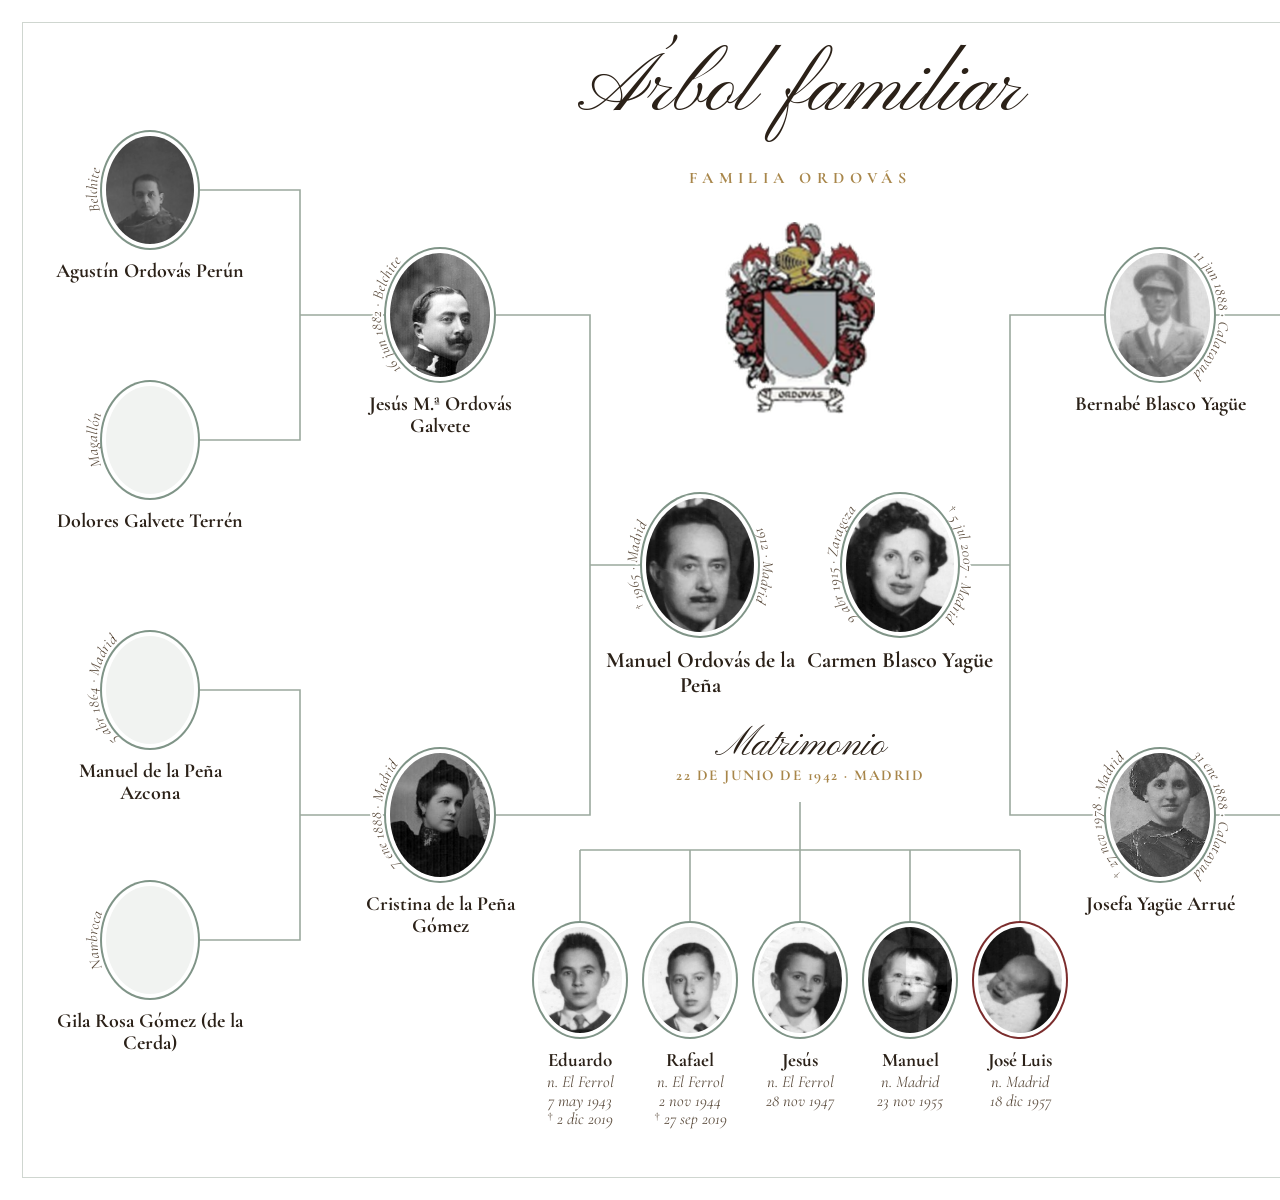
<file: arbol-lamina.html>
<!DOCTYPE html>
<html lang="es"><head><meta charset="utf-8">
<title>Árbol familiar · Familia Ordovás</title>
<link href="https://fonts.googleapis.com/css2?family=Cormorant+Garamond:ital,wght@0,500;0,700;1,500&family=Pinyon+Script&display=swap" rel="stylesheet">
<link rel="stylesheet" href="css/lamina.css">
</head><body>
<div class="lamina">
<div class="marco"></div>
<div class="titulo"><span class="guion">Árbol familiar</span><small>Familia Ordovás</small></div>
<img class="escudo" src="img/escudo-ordovas.png" alt="Escudo de los Ordovás">
<svg class="conectores" viewBox="0 0 1600 1200"><g fill="none" stroke="#9aa89d" stroke-width="1.6"><path d="M194 190H300V440H194"/><path d="M300 315H390"/><path d="M194 690H300V940H194"/><path d="M300 815H390"/><path d="M490 315H590V815H490"/><path d="M590 565H646"/><path d="M1406 190H1300V440H1406"/><path d="M1300 315H1210"/><path d="M1406 690H1300V940H1406"/><path d="M1300 815H1210"/><path d="M1110 315H1010V815H1110"/><path d="M1010 565H954"/><path d="M800 802V850"/><path d="M580 850H1020"/><path d="M580 850V927"/><path d="M690 850V927"/><path d="M800 850V927"/><path d="M910 850V927"/><path d="M1020 850V927"/></g></svg>
<div class="fig " style="left:50.0px;top:136.0px;width:200px"><div class="caja" style="width:88px;height:108px"><svg class="arco" width="180" height="200" viewBox="0 0 180 200" style="left:-46px;top:-46px"><path id="a1n" d="M82.6 162.4 A53.0 63.0 0 0 1 82.6 37.6" fill="none"/><text><textPath href="#a1n" startOffset="50%" text-anchor="middle">Belchite</textPath></text></svg><span class="ovalo" data-ini="AO" style="width:88px;height:108px"><img src="img/Agustin-Ordovas-Perun.jpg" alt="Agustín Ordovás Perún" style="object-view-box:inset(1% 30% 68% 30%)"></span></div><span class="rotulo"><b>Agustín Ordovás Perún</b></span></div>
<div class="fig " style="left:50.0px;top:386.0px;width:200px"><div class="caja" style="width:88px;height:108px"><svg class="arco" width="180" height="200" viewBox="0 0 180 200" style="left:-46px;top:-46px"><path id="a2n" d="M82.6 162.4 A53.0 63.0 0 0 1 82.6 37.6" fill="none"/><text><textPath href="#a2n" startOffset="50%" text-anchor="middle">Magallón</textPath></text></svg><span class="ovalo" data-ini="DG" style="width:88px;height:108px"></span></div><span class="rotulo"><b>Dolores Galvete Terrén</b></span></div>
<div class="fig " style="left:50.0px;top:636.0px;width:200px"><div class="caja" style="width:88px;height:108px"><svg class="arco" width="180" height="200" viewBox="0 0 180 200" style="left:-46px;top:-46px"><path id="a3n" d="M82.6 162.4 A53.0 63.0 0 0 1 82.6 37.6" fill="none"/><text><textPath href="#a3n" startOffset="50%" text-anchor="middle">5 abr 1864 · Madrid</textPath></text></svg><span class="ovalo" data-ini="MP" style="width:88px;height:108px"></span></div><span class="rotulo"><b>Manuel de la Peña Azcona</b></span></div>
<div class="fig " style="left:50.0px;top:886.0px;width:200px"><div class="caja" style="width:88px;height:108px"><svg class="arco" width="180" height="200" viewBox="0 0 180 200" style="left:-46px;top:-46px"><path id="a4n" d="M82.6 162.4 A53.0 63.0 0 0 1 82.6 37.6" fill="none"/><text><textPath href="#a4n" startOffset="50%" text-anchor="middle">Nambroca</textPath></text></svg><span class="ovalo" data-ini="GR" style="width:88px;height:108px"></span></div><span class="rotulo"><b>Gila Rosa Gómez (de la Cerda)</b></span></div>
<div class="fig " style="left:340.0px;top:253.0px;width:200px"><div class="caja" style="width:100px;height:124px"><svg class="arco" width="192" height="216" viewBox="0 0 192 216" style="left:-46px;top:-46px"><path id="a5n" d="M87.8 178.3 A59.0 71.0 0 0 1 87.8 37.7" fill="none"/><text><textPath href="#a5n" startOffset="50%" text-anchor="middle">16 jun 1882 · Belchite</textPath></text></svg><span class="ovalo" data-ini="JM" style="width:100px;height:124px"><img src="img/Jesus-Maria-Ordovas-Galvete.jpg" alt="Jesús M.ª Ordovás Galvete" style="object-view-box:inset(3% 31% 65.4% 19%)"></span></div><span class="rotulo"><b>Jesús M.ª Ordovás Galvete</b></span></div>
<div class="fig " style="left:340.0px;top:753.0px;width:200px"><div class="caja" style="width:100px;height:124px"><svg class="arco" width="192" height="216" viewBox="0 0 192 216" style="left:-46px;top:-46px"><path id="a6n" d="M87.8 178.3 A59.0 71.0 0 0 1 87.8 37.7" fill="none"/><text><textPath href="#a6n" startOffset="50%" text-anchor="middle">7 ene 1888 · Madrid</textPath></text></svg><span class="ovalo" data-ini="CP" style="width:100px;height:124px"><img src="img/Cristina-de-la-Pena-Gomez.jpg" alt="Cristina de la Peña Gómez" style="object-view-box:inset(6% 15% 66% 39%)"></span></div><span class="rotulo"><b>Cristina de la Peña Gómez</b></span></div>
<div class="fig " style="left:1350.0px;top:136.0px;width:200px"><div class="caja" style="width:88px;height:108px"><svg class="arco" width="180" height="200" viewBox="0 0 180 200" style="left:-46px;top:-46px"><path id="a7n" d="M97.4 37.6 A53.0 63.0 0 0 1 97.4 162.4" fill="none"/><text><textPath href="#a7n" startOffset="50%" text-anchor="middle">Sepúlveda de la Sierra</textPath></text></svg><span class="ovalo" data-ini="JB" style="width:88px;height:108px"></span></div><span class="rotulo"><b>Juan Blasco García</b></span></div>
<div class="fig " style="left:1350.0px;top:386.0px;width:200px"><div class="caja" style="width:88px;height:108px"><svg class="arco" width="180" height="200" viewBox="0 0 180 200" style="left:-46px;top:-46px"><path id="a8n" d="M97.4 37.6 A53.0 63.0 0 0 1 97.4 162.4" fill="none"/><text><textPath href="#a8n" startOffset="50%" text-anchor="middle">1866 · Calatayud</textPath></text><path id="a8d" d="M82.6 162.4 A53.0 63.0 0 0 1 82.6 37.6" fill="none"/><text><textPath href="#a8d" startOffset="50%" text-anchor="middle">† 3 feb 1952 · Calatayud</textPath></text></svg><span class="ovalo" data-ini="CY" style="width:88px;height:108px"></span></div><span class="rotulo"><b>Cayetana Yagüe García</b></span></div>
<div class="fig " style="left:1350.0px;top:636.0px;width:200px"><div class="caja" style="width:88px;height:108px"><svg class="arco" width="180" height="200" viewBox="0 0 180 200" style="left:-46px;top:-46px"><path id="a9n" d="M97.4 37.6 A53.0 63.0 0 0 1 97.4 162.4" fill="none"/><text><textPath href="#a9n" startOffset="50%" text-anchor="middle">1860 · Calatayud</textPath></text></svg><span class="ovalo" data-ini="MY" style="width:88px;height:108px"></span></div><span class="rotulo"><b>Mariano Yagüe Maluenda</b></span></div>
<div class="fig " style="left:1350.0px;top:886.0px;width:200px"><div class="caja" style="width:88px;height:108px"><svg class="arco" width="180" height="200" viewBox="0 0 180 200" style="left:-46px;top:-46px"><path id="a10n" d="M97.4 37.6 A53.0 63.0 0 0 1 97.4 162.4" fill="none"/><text><textPath href="#a10n" startOffset="50%" text-anchor="middle">1864 · Calatayud</textPath></text></svg><span class="ovalo" data-ini="DA" style="width:88px;height:108px"></span></div><span class="rotulo"><b>Dolores Arrué Díaz</b></span></div>
<div class="fig " style="left:1060.0px;top:253.0px;width:200px"><div class="caja" style="width:100px;height:124px"><svg class="arco" width="192" height="216" viewBox="0 0 192 216" style="left:-46px;top:-46px"><path id="a11n" d="M104.2 37.7 A59.0 71.0 0 0 1 104.2 178.3" fill="none"/><text><textPath href="#a11n" startOffset="50%" text-anchor="middle">11 jun 1888 · Calatayud</textPath></text></svg><span class="ovalo" data-ini="BB" style="width:100px;height:124px"><img src="img/Bernabe-Blasco-Yague.jpg" alt="Bernabé Blasco Yagüe" style="object-view-box:inset(0 30% 66% 30%)"></span></div><span class="rotulo"><b>Bernabé Blasco Yagüe</b></span></div>
<div class="fig " style="left:1060.0px;top:753.0px;width:200px"><div class="caja" style="width:100px;height:124px"><svg class="arco" width="192" height="216" viewBox="0 0 192 216" style="left:-46px;top:-46px"><path id="a12n" d="M104.2 37.7 A59.0 71.0 0 0 1 104.2 178.3" fill="none"/><text><textPath href="#a12n" startOffset="50%" text-anchor="middle">31 ene 1888 · Calatayud</textPath></text><path id="a12d" d="M87.8 178.3 A59.0 71.0 0 0 1 87.8 37.7" fill="none"/><text><textPath href="#a12d" startOffset="50%" text-anchor="middle">† 27 nov 1978 · Madrid</textPath></text></svg><span class="ovalo" data-ini="JY" style="width:100px;height:124px"><img src="img/Josefa-Yague-Arrue-ovalo.jpg" alt="Josefa Yagüe Arrué" style="object-view-box:inset(10% 0 10% 20%)"></span></div><span class="rotulo"><b>Josefa Yagüe Arrué</b></span></div>
<div class="fig centro" style="left:605.0px;top:498.0px;width:190px"><div class="caja" style="width:108px;height:134px"><svg class="arco" width="200" height="226" viewBox="0 0 200 226" style="left:-46px;top:-46px"><path id="a13n" d="M108.8 37.7 A63.0 76.0 0 0 1 108.8 188.3" fill="none"/><text><textPath href="#a13n" startOffset="50%" text-anchor="middle">1912 · Madrid</textPath></text><path id="a13d" d="M91.2 188.3 A63.0 76.0 0 0 1 91.2 37.7" fill="none"/><text><textPath href="#a13d" startOffset="50%" text-anchor="middle">† 1965 · Madrid</textPath></text></svg><span class="ovalo" data-ini="MO" style="width:108px;height:134px"><img src="img/Manuel-padre-ovalo.jpg" alt="Manuel Ordovás de la Peña" style="object-view-box:inset(5% 0 5% 10%)"></span></div><span class="rotulo"><b>Manuel Ordovás de la Peña</b></span></div>
<div class="fig centro" style="left:805.0px;top:498.0px;width:190px"><div class="caja" style="width:108px;height:134px"><svg class="arco" width="200" height="226" viewBox="0 0 200 226" style="left:-46px;top:-46px"><path id="a14n" d="M91.2 188.3 A63.0 76.0 0 0 1 91.2 37.7" fill="none"/><text><textPath href="#a14n" startOffset="50%" text-anchor="middle">9 abr 1915 · Zaragoza</textPath></text><path id="a14d" d="M108.8 37.7 A63.0 76.0 0 0 1 108.8 188.3" fill="none"/><text><textPath href="#a14d" startOffset="50%" text-anchor="middle">† 5 jul 2007 · Madrid</textPath></text></svg><span class="ovalo" data-ini="CB" style="width:108px;height:134px"><img src="img/Carmen-madre-ovalo.jpg" alt="Carmen Blasco Yagüe" style="object-view-box:inset(0 0 0 0)"></span></div><span class="rotulo"><b>Carmen Blasco Yagüe</b></span></div>
<div class="fig hijo" style="left:515.0px;top:927.0px;width:130px"><div class="caja" style="width:84px;height:106px"><span class="ovalo" data-ini="E" style="width:84px;height:106px"><img src="img/Eduardo-ovalo.jpg" alt="Eduardo" style="object-view-box:inset(0 0 0 0)"></span></div><span class="rotulo"><b>Eduardo</b><small>n. El Ferrol<br>7 may 1943<br>† 2 dic 2019</small></span></div>
<div class="fig hijo" style="left:625.0px;top:927.0px;width:130px"><div class="caja" style="width:84px;height:106px"><span class="ovalo" data-ini="R" style="width:84px;height:106px"><img src="img/Rafael-ovalo.jpg" alt="Rafael" style="object-view-box:inset(0 0 0 0)"></span></div><span class="rotulo"><b>Rafael</b><small>n. El Ferrol<br>2 nov 1944<br>† 27 sep 2019</small></span></div>
<div class="fig hijo" style="left:735.0px;top:927.0px;width:130px"><div class="caja" style="width:84px;height:106px"><span class="ovalo" data-ini="J" style="width:84px;height:106px"><img src="img/Jesus-ovalo.jpg" alt="Jesús" style="object-view-box:inset(0 0 0 0)"></span></div><span class="rotulo"><b>Jesús</b><small>n. El Ferrol<br>28 nov 1947</small></span></div>
<div class="fig hijo" style="left:845.0px;top:927.0px;width:130px"><div class="caja" style="width:84px;height:106px"><span class="ovalo" data-ini="M" style="width:84px;height:106px"><img src="img/Manuel-ovalo.jpg" alt="Manuel" style="object-view-box:inset(0 0 0 0)"></span></div><span class="rotulo"><b>Manuel</b><small>n. Madrid<br>23 nov 1955</small></span></div>
<div class="fig hijo autor" style="left:955.0px;top:927.0px;width:130px"><div class="caja" style="width:84px;height:106px"><span class="ovalo" data-ini="JL" style="width:84px;height:106px"><img src="img/Jose-Luis-ovalo.jpg" alt="José Luis" style="object-view-box:inset(0 0 0 0)"></span></div><span class="rotulo"><b>José Luis</b><small>n. Madrid<br>18 dic 1957</small></span></div>
<div class="boda"><span class="guion">Matrimonio</span><small>22 de junio de 1942 · Madrid</small></div>
</div>
<script>
document.querySelectorAll('.ovalo img').forEach(function(img){
  function sin(){ img.remove(); }
  if (img.complete && img.naturalWidth === 0) sin(); else img.addEventListener('error', sin);
});
</script>
</body></html>
</file>
<file: css/style.css>
:root {
  --papel: #f3ecdd;
  --papel-2: #ebe1cc;
  --tinta: #2b2118;
  --tinta-suave: #5d4e3f;
  --granate: #7b2d2d;
  --oro: #a8864a;
  --linea: #cdbf9f;
  --serif: "Cormorant Garamond", "EB Garamond", Georgia, "Times New Roman", serif;
  --texto: "Source Serif 4", "Source Serif Pro", Georgia, serif;
  --ancho: 46rem;
}

* { box-sizing: border-box; }
html { scroll-behavior: smooth; scroll-padding-top: 4.5rem; }
body {
  margin: 0;
  background: var(--papel);
  background-image:
    radial-gradient(circle at 20% 10%, rgba(168,134,74,.08), transparent 40%),
    radial-gradient(circle at 80% 90%, rgba(123,45,45,.05), transparent 45%);
  color: var(--tinta);
  font-family: var(--texto);
  font-size: 1.125rem;
  line-height: 1.75;
  -webkit-font-smoothing: antialiased;
}
img { max-width: 100%; display: block; }
a { color: var(--granate); text-decoration-thickness: 1px; text-underline-offset: 3px; }
a:hover { color: var(--tinta); }

#progreso {
  position: fixed; top: 0; left: 0; height: 3px; width: 0;
  background: var(--granate); z-index: 60;
}

.cabecera {
  position: sticky; top: 0; z-index: 50;
  display: flex; align-items: center; justify-content: space-between; gap: 1rem;
  padding: .7rem clamp(1rem, 4vw, 3rem);
  background: rgba(243,236,221,.92);
  backdrop-filter: blur(8px);
  border-bottom: 1px solid var(--linea);
}
.marca { font-family: var(--serif); font-weight: 700; font-size: 1.35rem; letter-spacing: .02em; color: var(--tinta); text-decoration: none; white-space: nowrap; }
.marca span { color: var(--granate); }
.menu { display: flex; gap: 1.3rem; flex-wrap: wrap; justify-content: flex-end; }
.menu a {
  font-size: .78rem; letter-spacing: .14em; text-transform: uppercase;
  color: var(--tinta-suave); text-decoration: none; padding: .2rem 0;
  border-bottom: 1px solid transparent;
}
.menu a:hover, .menu a.activo { color: var(--granate); border-bottom-color: var(--granate); }

.portada {
  min-height: 92vh;
  display: grid; grid-template-columns: 1.1fr .9fr; align-items: center;
  gap: clamp(1.5rem, 5vw, 5rem);
  padding: clamp(2rem, 6vw, 6rem) clamp(1.2rem, 6vw, 7rem);
  max-width: 82rem; margin: 0 auto;
}
.sobretitulo { font-size: .8rem; letter-spacing: .3em; text-transform: uppercase; color: var(--oro); margin: 0 0 1.2rem; }
.portada h1 {
  font-family: var(--serif); font-weight: 600; line-height: 1;
  font-size: clamp(3rem, 8vw, 6.5rem); margin: 0 0 1.5rem;
}
.portada h1 em { color: var(--granate); font-style: italic; font-weight: 500; }
.portada .entradilla { font-size: 1.25rem; max-width: 34rem; color: var(--tinta-suave); }
.portada .firma { font-family: var(--serif); font-style: italic; font-size: 1.3rem; margin-top: 1.6rem; }
.boton {
  display: inline-block; margin-top: 1.8rem; padding: .85rem 1.8rem;
  background: var(--granate); color: var(--papel); text-decoration: none;
  font-size: .8rem; letter-spacing: .18em; text-transform: uppercase;
  transition: background .25s, transform .25s;
}
.boton:hover { background: var(--tinta); color: var(--papel); transform: translateY(-2px); }
.retrato-portada { position: relative; justify-self: center; max-width: 24rem; }
.retrato-portada img {
  width: 100%; filter: sepia(.35) contrast(1.05);
  border: .7rem solid #fbf7ee; box-shadow: 0 25px 50px -20px rgba(43,33,24,.55);
  transform: rotate(2deg);
}
.retrato-portada::after {
  content: "Manuel y Carmen · El Retiro, Madrid";
  display: block; text-align: center; margin-top: 1.1rem;
  font-family: var(--serif); font-style: italic; color: var(--tinta-suave); font-size: 1.05rem;
}

.seccion { padding: clamp(3.5rem, 8vw, 7rem) clamp(1.2rem, 5vw, 4rem); }
.seccion.alt { background: var(--papel-2); border-block: 1px solid var(--linea); }
.encabezado { text-align: center; max-width: 40rem; margin: 0 auto 3.5rem; }
.encabezado .num { font-family: var(--serif); color: var(--oro); font-size: 1.1rem; letter-spacing: .3em; text-transform: uppercase; }
.encabezado h2 { font-family: var(--serif); font-weight: 600; font-size: clamp(2.2rem, 5vw, 3.6rem); line-height: 1.1; margin: .4rem 0 1rem; }
.encabezado p { color: var(--tinta-suave); margin: 0; }
.encabezado::after { content: ""; display: block; width: 4rem; height: 1px; background: var(--oro); margin: 1.8rem auto 0; }

/* ÁRBOL */
.arbol { max-width: 74rem; margin: 0 auto; }
.nivel-etiqueta {
  text-align: center; font-size: .72rem; letter-spacing: .3em; text-transform: uppercase;
  color: var(--oro); margin: 2.4rem 0 1rem;
}
.nivel { display: grid; gap: 1.2rem; }
.nivel.n2 { grid-template-columns: repeat(2, 1fr); }
.nivel.n4 { grid-template-columns: repeat(4, 1fr); }
.nivel.n1 { grid-template-columns: minmax(0, 28rem); justify-content: center; }
.pareja {
  display: flex; flex-direction: column; gap: .5rem; position: relative;
}
.pareja + .pareja::before { content: none; }
.persona {
  display: block; background: #fbf7ee; border: 1px solid var(--linea);
  padding: .9rem 1.1rem; text-decoration: none; color: var(--tinta);
  transition: transform .25s, box-shadow .25s, border-color .25s;
}
a.persona:hover { transform: translateY(-3px); box-shadow: 0 12px 24px -14px rgba(43,33,24,.5); border-color: var(--granate); }
.persona b { display: block; font-family: var(--serif); font-size: 1.2rem; line-height: 1.2; }
.persona small { display: block; color: var(--tinta-suave); font-size: .85rem; line-height: 1.4; margin-top: .2rem; }
.persona.principal { border-color: var(--granate); border-width: 2px; }
.union { text-align: center; color: var(--granate); font-family: var(--serif); font-size: 1.3rem; line-height: 1; }
.conector { height: 2.2rem; width: 1px; background: var(--oro); margin: .4rem auto 0; }
.hermanos { margin-top: 1rem; font-size: .92rem; color: var(--tinta-suave); text-align: center; max-width: 52rem; margin-inline: auto; }
.hermanos strong { color: var(--tinta); font-weight: 600; }
.rama { text-align: center; font-family: var(--serif); font-style: italic; font-size: 1.25rem; color: var(--granate); margin-bottom: .6rem; }

/* CRONOLOGÍA */
.cronologia { max-width: 62rem; margin: 0 auto; position: relative; padding: 0; list-style: none; }
.cronologia::before { content: ""; position: absolute; left: 50%; top: 0; bottom: 0; width: 1px; background: var(--oro); transform: translateX(-50%); }
.hito { position: relative; width: 50%; padding: 0 2.6rem 2.2rem 0; text-align: right; }
.hito:nth-child(even) { margin-left: 50%; padding: 0 0 2.2rem 2.6rem; text-align: left; }
.hito::after {
  content: ""; position: absolute; top: .55rem; right: -.4rem; width: .8rem; height: .8rem;
  background: var(--papel); border: 2px solid var(--granate); border-radius: 50%;
}
.hito:nth-child(even)::after { right: auto; left: -.4rem; }
.hito .año { font-family: var(--serif); font-size: 2rem; font-weight: 700; color: var(--granate); line-height: 1.1; }
.hito p { margin: .2rem 0 0; font-size: 1rem; line-height: 1.55; color: var(--tinta-suave); }
.hito.oscuro .año { color: var(--tinta); }

/* CAPÍTULOS */
.capitulo { max-width: var(--ancho); margin: 0 auto; }
.capitulo h3 {
  font-family: var(--serif); font-weight: 600; font-size: clamp(1.7rem, 3.4vw, 2.3rem);
  line-height: 1.15; margin: 3.4rem 0 1rem; color: var(--tinta);
}
.capitulo h3:first-child { margin-top: 0; }
.capitulo h3 small { display: block; font-size: .8rem; letter-spacing: .25em; text-transform: uppercase; color: var(--oro); font-family: var(--texto); font-weight: 400; margin-bottom: .35rem; }
.capitulo p { margin: 0 0 1.15rem; hyphens: auto; }
.capitulo > p:first-of-type::first-letter { }
.entrada p:first-child::first-letter {
  font-family: var(--serif); font-size: 4.6rem; float: left; line-height: .8;
  padding: .35rem .6rem 0 0; color: var(--granate); font-weight: 600;
}
blockquote {
  margin: 1.8rem 0; padding: .4rem 0 .4rem 1.6rem;
  border-left: 3px solid var(--oro);
  font-family: var(--serif); font-size: 1.28rem; line-height: 1.55; font-style: italic; color: var(--tinta-suave);
}
blockquote p { margin: 0 0 .8rem; }
blockquote cite { display: block; font-style: normal; font-family: var(--texto); font-size: .85rem; letter-spacing: .06em; color: var(--oro); }

figure.foto { margin: 0; }
figure.foto img {
  border: .45rem solid #fbf7ee; box-shadow: 0 14px 28px -14px rgba(43,33,24,.55);
  filter: sepia(.22) contrast(1.03); cursor: zoom-in; transition: filter .3s, transform .3s;
  background: #fbf7ee;
}
figure.foto img:hover { filter: sepia(0); transform: rotate(-.6deg); }
figure.foto figcaption {
  font-family: var(--serif); font-style: italic; font-size: .98rem; line-height: 1.35;
  color: var(--tinta-suave); text-align: center; margin-top: .6rem; padding-inline: .3rem;
}
figure.foto.der { float: right; width: min(15rem, 42%); margin: .3rem -4.5rem 1rem 1.8rem; }
figure.foto.izq { float: left; width: min(15rem, 42%); margin: .3rem 1.8rem 1rem -4.5rem; }
figure.foto.ancha { float: none; width: min(26rem, 100%); margin: 2rem auto; }
.capitulo::after, .capitulo .limpia { content: ""; display: block; clear: both; }
.sin-float { clear: both; }

.pares { display: grid; grid-template-columns: repeat(2, 1fr); gap: 1.6rem; margin: 2rem 0; clear: both; align-items: start; }
.pares figure.foto { margin: 0; width: auto; float: none; }

.trio { display: grid; grid-template-columns: repeat(3, 1fr); gap: 1.2rem; margin: 2rem 0; clear: both; align-items: start; }
.trio figure.foto { margin: 0; width: auto; float: none; }
.trio figure.foto figcaption { font-size: .88rem; }
@media (max-width: 760px) { .trio { grid-template-columns: 1fr; } }

.notas { max-width: var(--ancho); margin: 3rem auto 0; padding-top: 1.4rem; border-top: 1px solid var(--linea); font-size: .92rem; color: var(--tinta-suave); }
.notas ol { padding-left: 1.3rem; margin: 0; }
sup a { text-decoration: none; font-weight: 700; }

.pie { text-align: center; padding: 4rem 1.2rem 5rem; color: var(--tinta-suave); font-family: var(--serif); font-size: 1.1rem; border-top: 1px solid var(--linea); }
.pie p { margin: .3rem 0; }
.pie .escudo { font-size: 2.2rem; color: var(--granate); }
.pie small { font-family: var(--texto); font-size: .8rem; letter-spacing: .08em; }

.reveal { opacity: 0; transform: translateY(18px); transition: opacity .8s ease, transform .8s ease; }
.reveal.visible { opacity: 1; transform: none; }

#visor {
  position: fixed; inset: 0; z-index: 100; display: none;
  background: rgba(30,22,15,.92); align-items: center; justify-content: center; flex-direction: column; padding: 2rem; cursor: zoom-out;
}
#visor.abierto { display: flex; }
#visor img { max-height: 82vh; max-width: 92vw; box-shadow: 0 0 60px rgba(0,0,0,.6); border: .5rem solid #fbf7ee; }
#visor p { color: #f3ecdd; font-family: var(--serif); font-style: italic; margin-top: 1rem; text-align: center; }

@media (max-width: 62rem) {
  figure.foto.der, figure.foto.izq { margin-inline: 1.4rem 0; }
  figure.foto.izq { margin-inline: 0 1.4rem; }
  figure.foto.der { margin-left: 1.4rem; margin-right: 0; }
  .nivel.n4 { grid-template-columns: repeat(2, 1fr); }
}
@media (max-width: 48rem) {
  .menu { display: none; }
  .portada { grid-template-columns: 1fr; min-height: auto; }
  .retrato-portada { order: -1; max-width: 16rem; }
  .nivel.n2, .nivel.n4 { grid-template-columns: 1fr; }
  .cronologia::before { left: .5rem; }
  .hito, .hito:nth-child(even) { width: 100%; margin-left: 0; padding: 0 0 1.8rem 2.2rem; text-align: left; }
  .hito::after, .hito:nth-child(even)::after { left: .1rem; right: auto; }
  figure.foto.der, figure.foto.izq { float: none; width: min(16rem, 100%); margin: 1.5rem auto; }
  .pares { grid-template-columns: 1fr; }
}
@media (prefers-reduced-motion: reduce) {
  html { scroll-behavior: auto; }
  .reveal { opacity: 1; transform: none; transition: none; }
}
@media print {
  .cabecera, #progreso, #visor { display: none; }
  body { background: #fff; }
}

/* ÁRBOL APAISADO (estilo lámina) */
.tablero-marco { max-width: 1200px; margin: 0 auto; position: relative; background: #fff; box-shadow: 0 24px 50px -24px rgba(43,33,24,.5); border: 1px solid var(--linea); overflow: hidden; }
.tablero { position: absolute; top: 0; left: 0; width: 1200px; height: 850px; transform-origin: top left; background: #fff; }
.tablero .conectores { position: absolute; inset: 0; width: 1200px; height: 850px; }
.tablero-titulo { position: absolute; top: 18px; left: 0; width: 1200px; text-align: center; }
.guion { font-family: "Pinyon Script", "Cormorant Garamond", cursive; font-size: 3rem; line-height: 1.1; color: var(--tinta); display: block; }
.tablero-titulo small, .boda small { display: block; font-size: .72rem; letter-spacing: .28em; text-transform: uppercase; color: var(--oro); }
.arbolito { position: absolute; left: 520px; top: 96px; width: 160px; height: 180px; }
.fig { position: absolute; width: var(--fw, 130px); left: calc(var(--x) * 1px - var(--fw, 130px) / 2); top: calc(var(--y) * 1px - var(--h) / 2); text-align: center; text-decoration: none; color: var(--tinta); line-height: 1.2; }
.ovalo { display: block; width: var(--w); height: var(--h); margin: 0 auto; border-radius: 50%; overflow: hidden; background: #e8ede9; box-shadow: 0 0 0 3px #fff, 0 0 0 5px #7f9487; transition: box-shadow .25s, transform .25s; }
.ovalo img { width: 100%; height: 100%; object-fit: cover; filter: grayscale(1) contrast(1.05); }
.ovalo.sin-foto { display: flex; align-items: center; justify-content: center; }
.ovalo.sin-foto::before { content: none; }
a.fig:hover .ovalo { box-shadow: 0 0 0 3px #fff, 0 0 0 5px var(--granate); transform: scale(1.04); }
a.fig:hover { color: var(--granate); }
.rotulo { display: block; margin-top: 12px; }
.rotulo b { display: block; font-family: var(--serif); font-size: 1.02rem; font-weight: 600; line-height: 1.15; }
.rotulo small { display: block; font-family: var(--serif); font-style: italic; font-size: .85rem; color: var(--tinta-suave); margin-top: 2px; }
.fig.centro .rotulo b { font-size: 1.12rem; }
.fig.autor .ovalo { box-shadow: 0 0 0 3px #fff, 0 0 0 5px var(--granate); }
.boda { position: absolute; left: 0; width: 1200px; top: 560px; text-align: center; }
.boda .guion { font-size: 1.7rem; }
.boda small { letter-spacing: .12em; }
.arbol-movil { display: none; }
.nivel.n5 { grid-template-columns: repeat(5, 1fr); }
@media (max-width: 760px) {
  .tablero-marco { display: none; }
  .arbol-movil { display: block; }
  .nivel.n5 { grid-template-columns: 1fr; }
}

.fig.hijo .rotulo small { white-space: nowrap; }

.ovalo { position: relative; }
.ovalo.giro90 img { position: absolute; width: var(--h); height: var(--w); left: calc((var(--w) - var(--h)) / 2); top: calc((var(--h) - var(--w)) / 2); transform: rotate(90deg); }

.lamina-web { max-width: 1200px; margin: 0 auto; }
.lamina-web[hidden] { display: none; }
.lamina-web img { width: 100%; height: auto; background: #fff; border: 1px solid var(--linea); box-shadow: 0 24px 50px -24px rgba(43,33,24,.5); }
.lamina-web figcaption { text-align: center; font-family: var(--serif); font-style: italic; color: var(--tinta-suave); margin-top: .8rem; }
.lamina-web .solo-movil { display: none; }
.con-lamina .arbol-movil { display: none !important; }
@media (max-width: 760px) {
  .lamina-scroll { overflow-x: auto; -webkit-overflow-scrolling: touch; margin-inline: -1rem; padding-bottom: .4rem; }
  .lamina-web img { width: 880px; max-width: none; }
  .lamina-web .solo-ordenador { display: none; }
  .lamina-web .solo-movil { display: inline; }
}

/* Fila de fotos con la misma altura */
.fila-fotos { display: flex; gap: 1.2rem; margin: 2rem auto; max-width: 33rem; clear: both; align-items: flex-start; }
.fila-fotos figure.foto { margin: 0; float: none; width: auto; flex: var(--r) 1 0; min-width: 0; }
.fila-fotos figure.foto img { width: 100%; height: auto; display: block; }
.fila-fotos figure.foto figcaption { font-size: .88rem; }
@media (max-width: 760px) { .fila-fotos { flex-direction: column; } .fila-fotos figure.foto { flex: none; width: 100%; } }
</file>
<file: css/lamina.css>
* { box-sizing: border-box; }
html, body { margin: 0; background: #fff; }
.lamina { position: relative; width: 1600px; height: 1200px; background: #fff; overflow: hidden; font-family: "Cormorant Garamond", Georgia, serif; color: #2b2118; }
.marco { position: absolute; inset: 22px; border: 1px solid #cfd6d0; pointer-events: none; }
.titulo { position: absolute; top: 46px; left: 0; width: 1600px; text-align: center; }
.guion { display: block; font-family: "Pinyon Script", "Cormorant Garamond", cursive; font-size: 84px; line-height: 1.05; }
.titulo small, .boda small { display: block; font-size: 16px; letter-spacing: .34em; text-transform: uppercase; color: #a8864a; font-weight: 700; }
.titulo small { margin-top: 34px; }
.escudo { position: absolute; left: 725px; top: 222px; width: 150px; height: auto; }
.arbolito { position: absolute; left: 655px; top: 150px; width: 290px; height: 330px; }
.conectores { position: absolute; left: 0; top: 0; width: 1600px; height: 1200px; }
.fig { position: absolute; text-align: center; text-decoration: none; color: inherit; }
.caja { position: relative; margin: 0 auto; }
.arco { position: absolute; overflow: visible; }
.arco text { font-size: 15.5px; font-style: italic; fill: #5d4e3f; stroke: #fff; stroke-width: 4px; paint-order: stroke; stroke-linejoin: round; }
.ovalo { position: absolute; inset: 0; display: block; border-radius: 50%; overflow: hidden; background: #f1f3f1; box-shadow: 0 0 0 4px #fff, 0 0 0 6px #7f9487; }
.ovalo img { width: 100%; height: 100%; object-fit: cover; filter: grayscale(1) contrast(1.05); }
.ovalo.giro90 img { position: absolute; width: 134px; height: 108px; left: -13px; top: 13px; transform: rotate(90deg); }
.rotulo { display: block; margin-top: 16px; line-height: 1.12; }
.rotulo b { display: block; font-size: 20px; font-weight: 700; }
.rotulo small { display: block; font-size: 17.5px; font-style: italic; color: #5d4e3f; margin-top: 3px; }
.fig.centro .rotulo b { font-size: 22px; }
.fig.hijo .rotulo b { font-size: 19px; }
.fig.hijo .rotulo small { white-space: nowrap; font-size: 16.5px; }
.fig.autor .ovalo { box-shadow: 0 0 0 4px #fff, 0 0 0 6px #7b2d2d; }
.boda { position: absolute; left: 0; width: 1600px; top: 724px; text-align: center; }
.boda .guion { font-size: 40px; }
.boda small { letter-spacing: .1em; font-size: 15px; }
</file>
